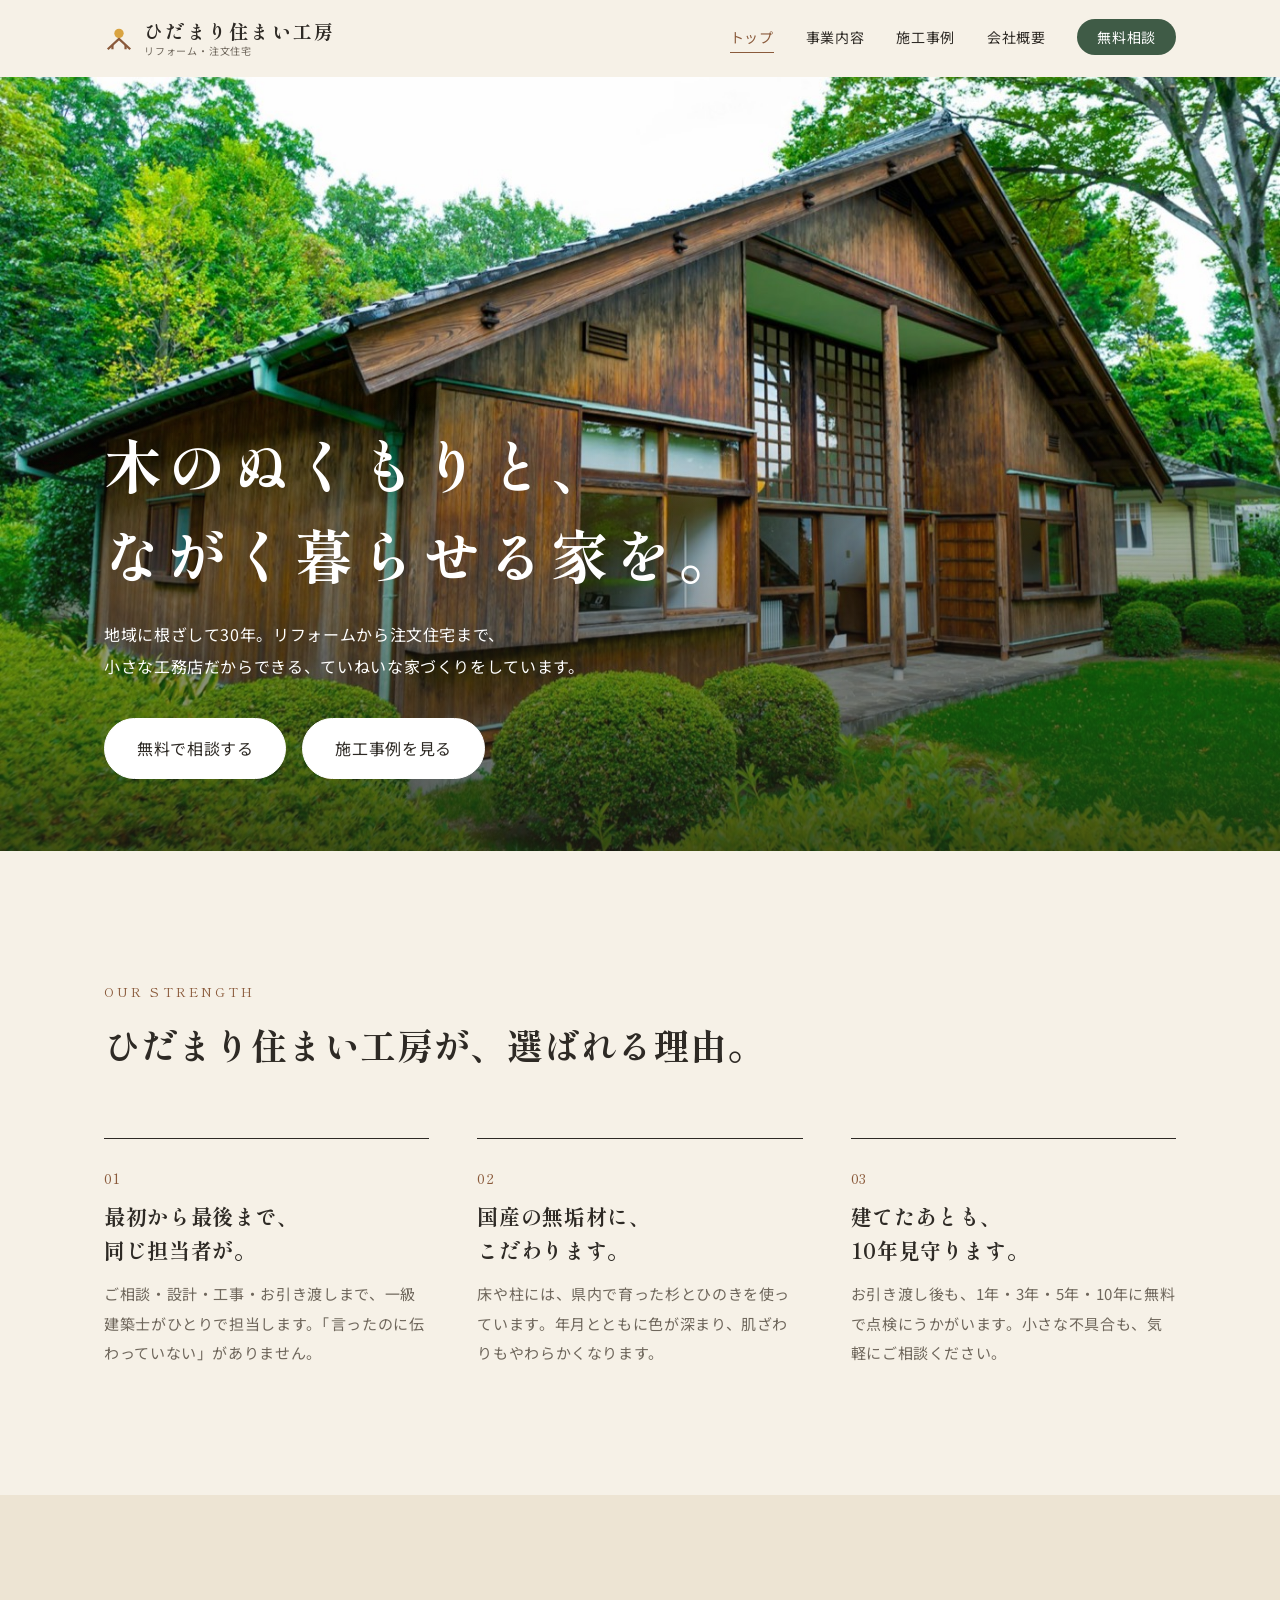
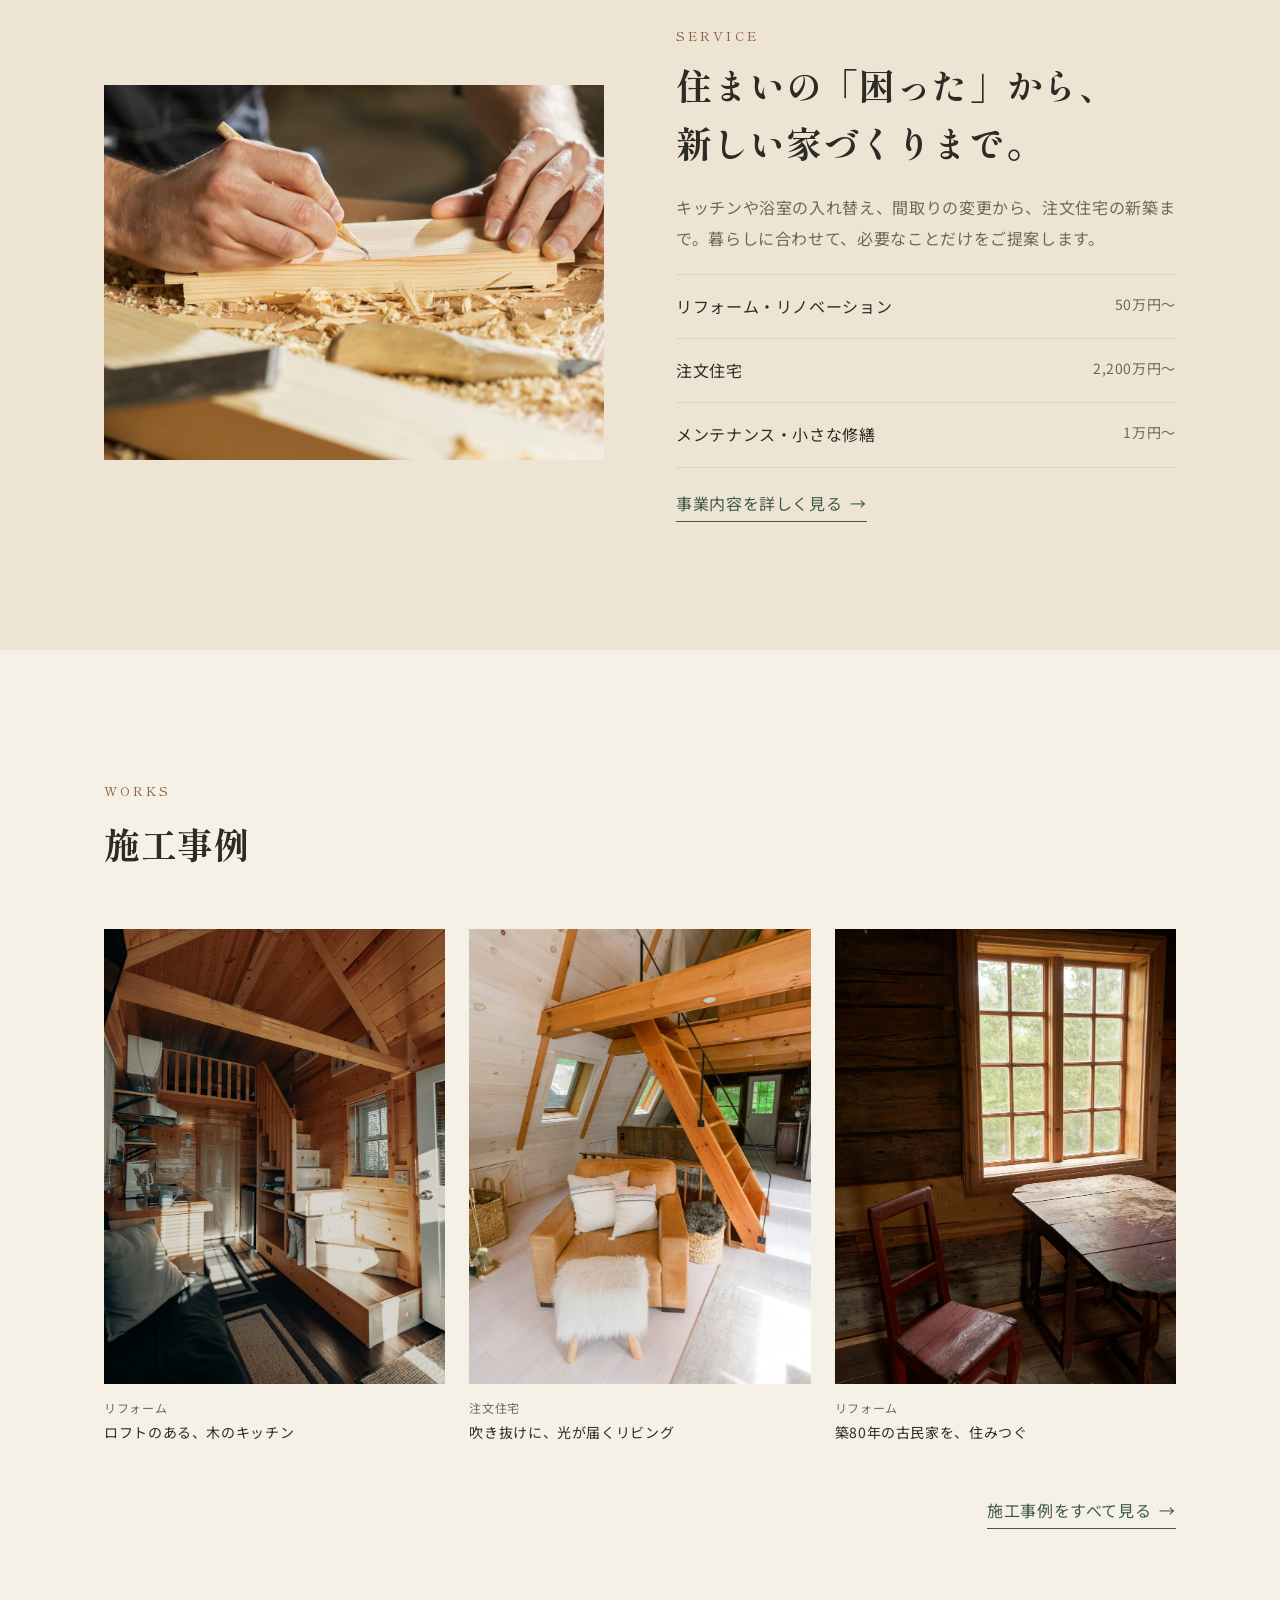
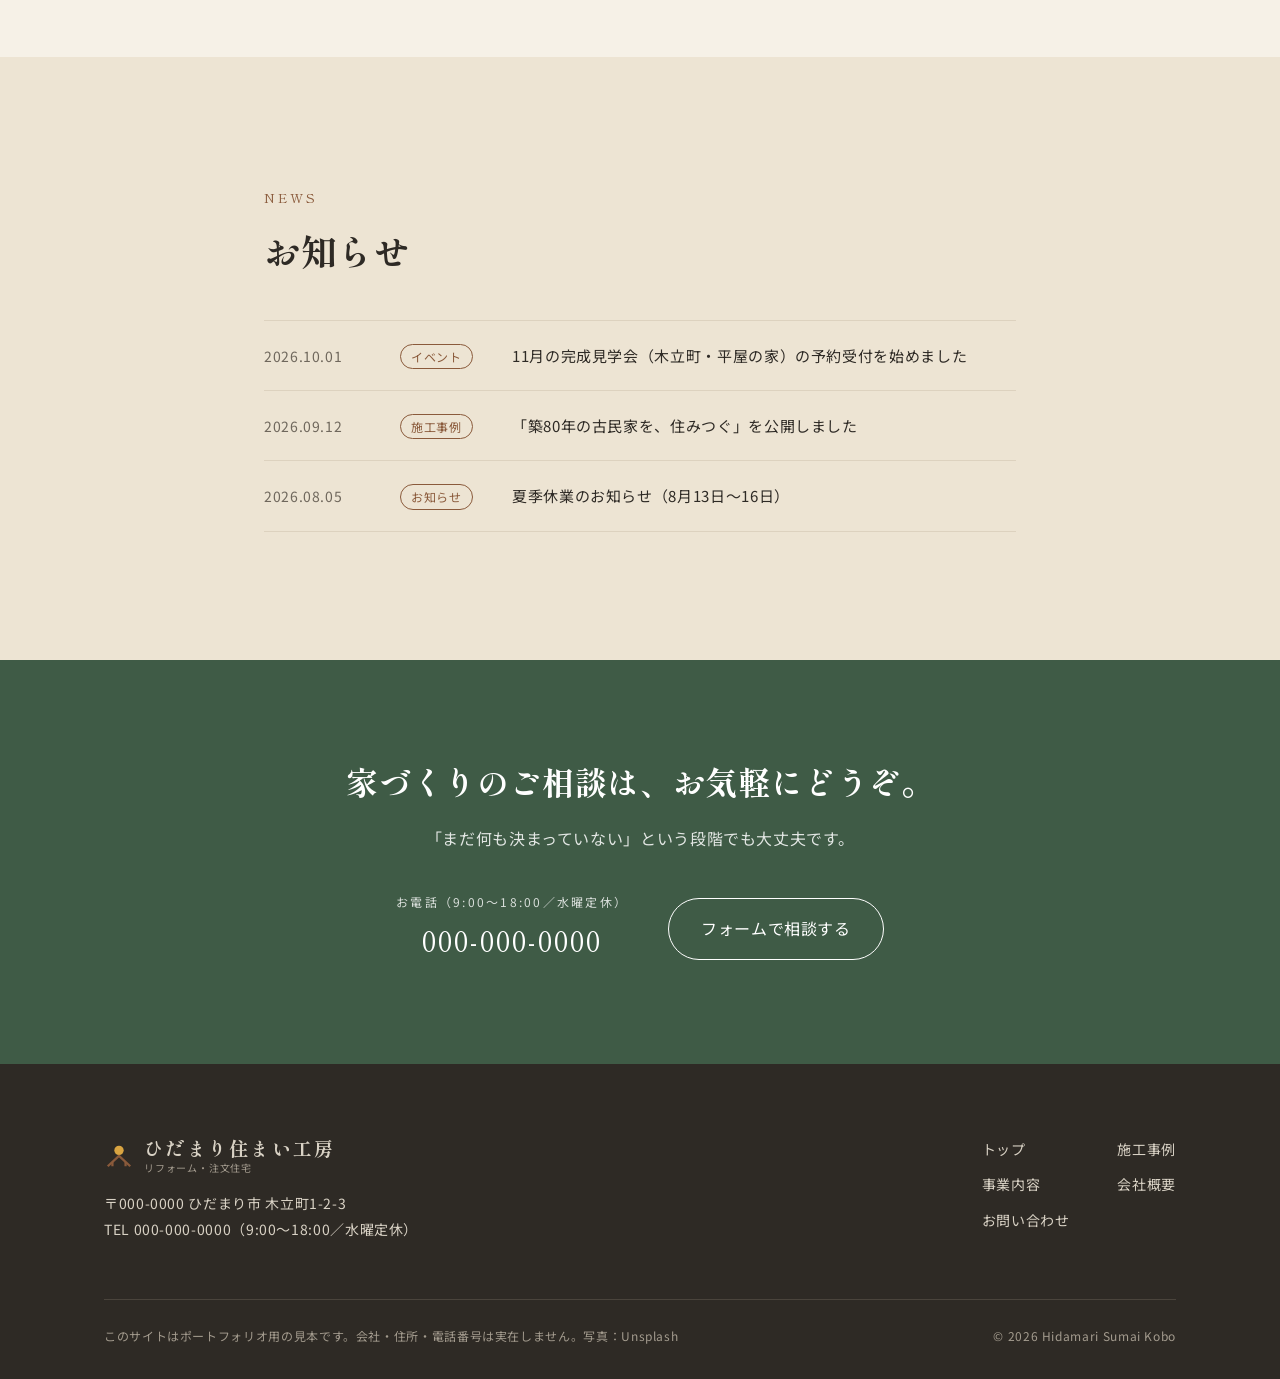
<file: index.html>
<!doctype html>
<html lang="ja">
<head>
  <meta charset="utf-8">
  <meta name="viewport" content="width=device-width, initial-scale=1">
  <title>ひだまり住まい工房｜木のぬくもりと、ながく暮らせる家を</title>
  <meta name="description" content="地域に根ざして30年。リフォームから注文住宅まで、小さな工務店だからできる、ていねいな家づくり。">
  <link rel="preconnect" href="https://fonts.googleapis.com">
  <link rel="preconnect" href="https://fonts.gstatic.com" crossorigin>
  <link href="https://fonts.googleapis.com/css2?family=Noto+Sans+JP:wght@400;500;700&family=Shippori+Mincho:wght@500;700&display=swap" rel="stylesheet">
  <link rel="stylesheet" href="style.css">
</head>
<body>
  <a class="skip-link" href="#main">本文へ移動</a>
  <header class="header">
    <div class="header__inner">
      <a class="logo" href="index.html">
        <svg class="logo__mark" viewBox="0 0 32 32" aria-hidden="true">
          <circle cx="16" cy="11" r="5" fill="#d9a441"/>
          <path d="M4 28 L16 17 L28 28" fill="none" stroke="#8a5a3b" stroke-width="2.4" stroke-linejoin="round"/>
          <path d="M9 28 V23.5 M23 28 V23.5" stroke="#8a5a3b" stroke-width="2.4"/>
        </svg>
        <span class="logo__name">ひだまり住まい工房<span class="logo__sub">リフォーム・注文住宅</span></span>
      </a>
      <button class="nav-toggle" type="button" aria-expanded="false" aria-controls="nav">
        <span class="nav-toggle__bar"></span>
        <span class="nav-toggle__bar"></span>
        <span class="visually-hidden">メニューを開く</span>
      </button>
      <nav class="nav" id="nav" aria-label="メインメニュー">
        <ul class="nav__list">
          <li><a href="index.html" aria-current="page">トップ</a></li>
          <li><a href="service.html">事業内容</a></li>
          <li><a href="works.html">施工事例</a></li>
          <li><a href="company.html">会社概要</a></li>
          <li><a class="nav__cta" href="contact.html">無料相談</a></li>
        </ul>
      </nav>
    </div>
  </header>

  <main id="main">
    <section class="hero" aria-labelledby="hero-title">
      <img class="hero__image" src="images/exterior.jpg" alt="木々に囲まれた、木の外壁の二階建ての家" width="1400" height="933">
      <div class="hero__content">
        <h1 class="hero__title" id="hero-title">木のぬくもりと、<br>ながく暮らせる家を。</h1>
        <p class="hero__lead">地域に根ざして30年。リフォームから注文住宅まで、<br class="pc-only">小さな工務店だからできる、ていねいな家づくりをしています。</p>
        <div class="hero__actions">
          <a class="button" href="contact.html">無料で相談する</a>
          <a class="button button--light" href="works.html">施工事例を見る</a>
        </div>
      </div>
    </section>

    <section class="section" aria-labelledby="strength-title">
      <div class="container">
        <p class="eyebrow">OUR STRENGTH</p>
        <h2 class="heading" id="strength-title">ひだまり住まい工房が、<br class="sp-break">選ばれる理由。</h2>
        <ol class="strengths">
          <li class="strength reveal">
            <p class="strength__num">01</p>
            <h3 class="strength__title">最初から最後まで、<br>同じ担当者が。</h3>
            <p>ご相談・設計・工事・お引き渡しまで、一級建築士がひとりで担当します。「言ったのに伝わっていない」がありません。</p>
          </li>
          <li class="strength reveal">
            <p class="strength__num">02</p>
            <h3 class="strength__title">国産の無垢材に、<br>こだわります。</h3>
            <p>床や柱には、県内で育った杉とひのきを使っています。年月とともに色が深まり、肌ざわりもやわらかくなります。</p>
          </li>
          <li class="strength reveal">
            <p class="strength__num">03</p>
            <h3 class="strength__title">建てたあとも、<br>10年見守ります。</h3>
            <p>お引き渡し後も、1年・3年・5年・10年に無料で点検にうかがいます。小さな不具合も、気軽にご相談ください。</p>
          </li>
        </ol>
      </div>
    </section>

    <section class="section section--alt" aria-labelledby="service-title">
      <div class="container">
        <div class="split">
          <figure class="split__media reveal">
            <img src="images/craft-pencil.jpg" alt="職人が鉛筆で木材に印を付けている手元" width="1400" height="933" loading="lazy">
          </figure>
          <div class="split__body">
            <p class="eyebrow">SERVICE</p>
            <h2 class="heading" id="service-title">住まいの「困った」から、<br>新しい家づくりまで。</h2>
            <p class="lead">キッチンや浴室の入れ替え、間取りの変更から、注文住宅の新築まで。暮らしに合わせて、必要なことだけをご提案します。</p>
            <ul class="service-list">
              <li><span>リフォーム・リノベーション</span><span>50万円〜</span></li>
              <li><span>注文住宅</span><span>2,200万円〜</span></li>
              <li><span>メンテナンス・小さな修繕</span><span>1万円〜</span></li>
            </ul>
            <p><a class="text-link" href="service.html">事業内容を詳しく見る</a></p>
          </div>
        </div>
      </div>
    </section>

    <section class="section" aria-labelledby="works-title">
      <div class="container">
        <p class="eyebrow">WORKS</p>
        <h2 class="heading" id="works-title">施工事例</h2>
        <div class="works-preview">
          <figure class="work-thumb reveal">
            <img src="images/case-kitchen.jpg" alt="ロフトと階段のある、木の内装のキッチン" width="933" height="1400" loading="lazy">
            <figcaption><small>リフォーム</small>ロフトのある、木のキッチン</figcaption>
          </figure>
          <figure class="work-thumb reveal">
            <img src="images/case-stairs.jpg" alt="木の階段と梁のある、明るい吹き抜けのリビング" width="933" height="1400" loading="lazy">
            <figcaption><small>注文住宅</small>吹き抜けに、光が届くリビング</figcaption>
          </figure>
          <figure class="work-thumb reveal">
            <img src="images/case-rustic.jpg" alt="木の壁と格子窓のある、古い家の一室" width="933" height="1400" loading="lazy">
            <figcaption><small>リフォーム</small>築80年の古民家を、住みつぐ</figcaption>
          </figure>
        </div>
        <div class="section-footer">
          <a class="text-link" href="works.html">施工事例をすべて見る</a>
        </div>
      </div>
    </section>

    <section class="section section--alt" aria-labelledby="news-title">
      <div class="container container--narrow">
        <p class="eyebrow">NEWS</p>
        <h2 class="heading" id="news-title">お知らせ</h2>
        <ul class="news">
          <li><time datetime="2026-10-01">2026.10.01</time><span class="news__tag">イベント</span><span>11月の完成見学会（木立町・平屋の家）の予約受付を始めました</span></li>
          <li><time datetime="2026-09-12">2026.09.12</time><span class="news__tag">施工事例</span><span>「築80年の古民家を、住みつぐ」を公開しました</span></li>
          <li><time datetime="2026-08-05">2026.08.05</time><span class="news__tag">お知らせ</span><span>夏季休業のお知らせ（8月13日〜16日）</span></li>
        </ul>
      </div>
    </section>
    <section class="cta" aria-labelledby="cta-title">
      <div class="container">
        <h2 class="cta__title" id="cta-title">家づくりのご相談は、<br class="sp-break">お気軽にどうぞ。</h2>
        <p class="cta__text">「まだ何も決まっていない」という段階でも大丈夫です。</p>
        <div class="cta__actions">
          <a class="cta__tel" href="tel:0000000000"><small>お電話（9:00〜18:00／水曜定休）</small>000-000-0000</a>
          <a class="button button--light" href="contact.html">フォームで相談する</a>
        </div>
      </div>
    </section>
  </main>

  <footer class="footer">
    <div class="container">
      <div class="footer__top">
        <div>
          <a class="logo" href="index.html">
        <svg class="logo__mark" viewBox="0 0 32 32" aria-hidden="true">
          <circle cx="16" cy="11" r="5" fill="#d9a441"/>
          <path d="M4 28 L16 17 L28 28" fill="none" stroke="#8a5a3b" stroke-width="2.4" stroke-linejoin="round"/>
          <path d="M9 28 V23.5 M23 28 V23.5" stroke="#8a5a3b" stroke-width="2.4"/>
        </svg>
        <span class="logo__name">ひだまり住まい工房<span class="logo__sub">リフォーム・注文住宅</span></span>
      </a>
          <address class="footer__address">〒000-0000 ひだまり市 木立町1-2-3<br>TEL 000-000-0000（9:00〜18:00／水曜定休）</address>
        </div>
        <nav aria-label="フッターメニュー">
          <ul class="footer__nav">
            <li><a href="index.html">トップ</a></li>
            <li><a href="works.html">施工事例</a></li>
            <li><a href="service.html">事業内容</a></li>
            <li><a href="company.html">会社概要</a></li>
            <li><a href="contact.html">お問い合わせ</a></li>
          </ul>
        </nav>
      </div>
      <div class="footer__bottom">
        <p>このサイトはポートフォリオ用の見本です。会社・住所・電話番号は実在しません。写真：Unsplash</p>
        <p>&copy; <span class="js-year">2026</span> Hidamari Sumai Kobo</p>
      </div>
    </div>
  </footer>

  <script src="script.js"></script>
</body>
</html>
</file>
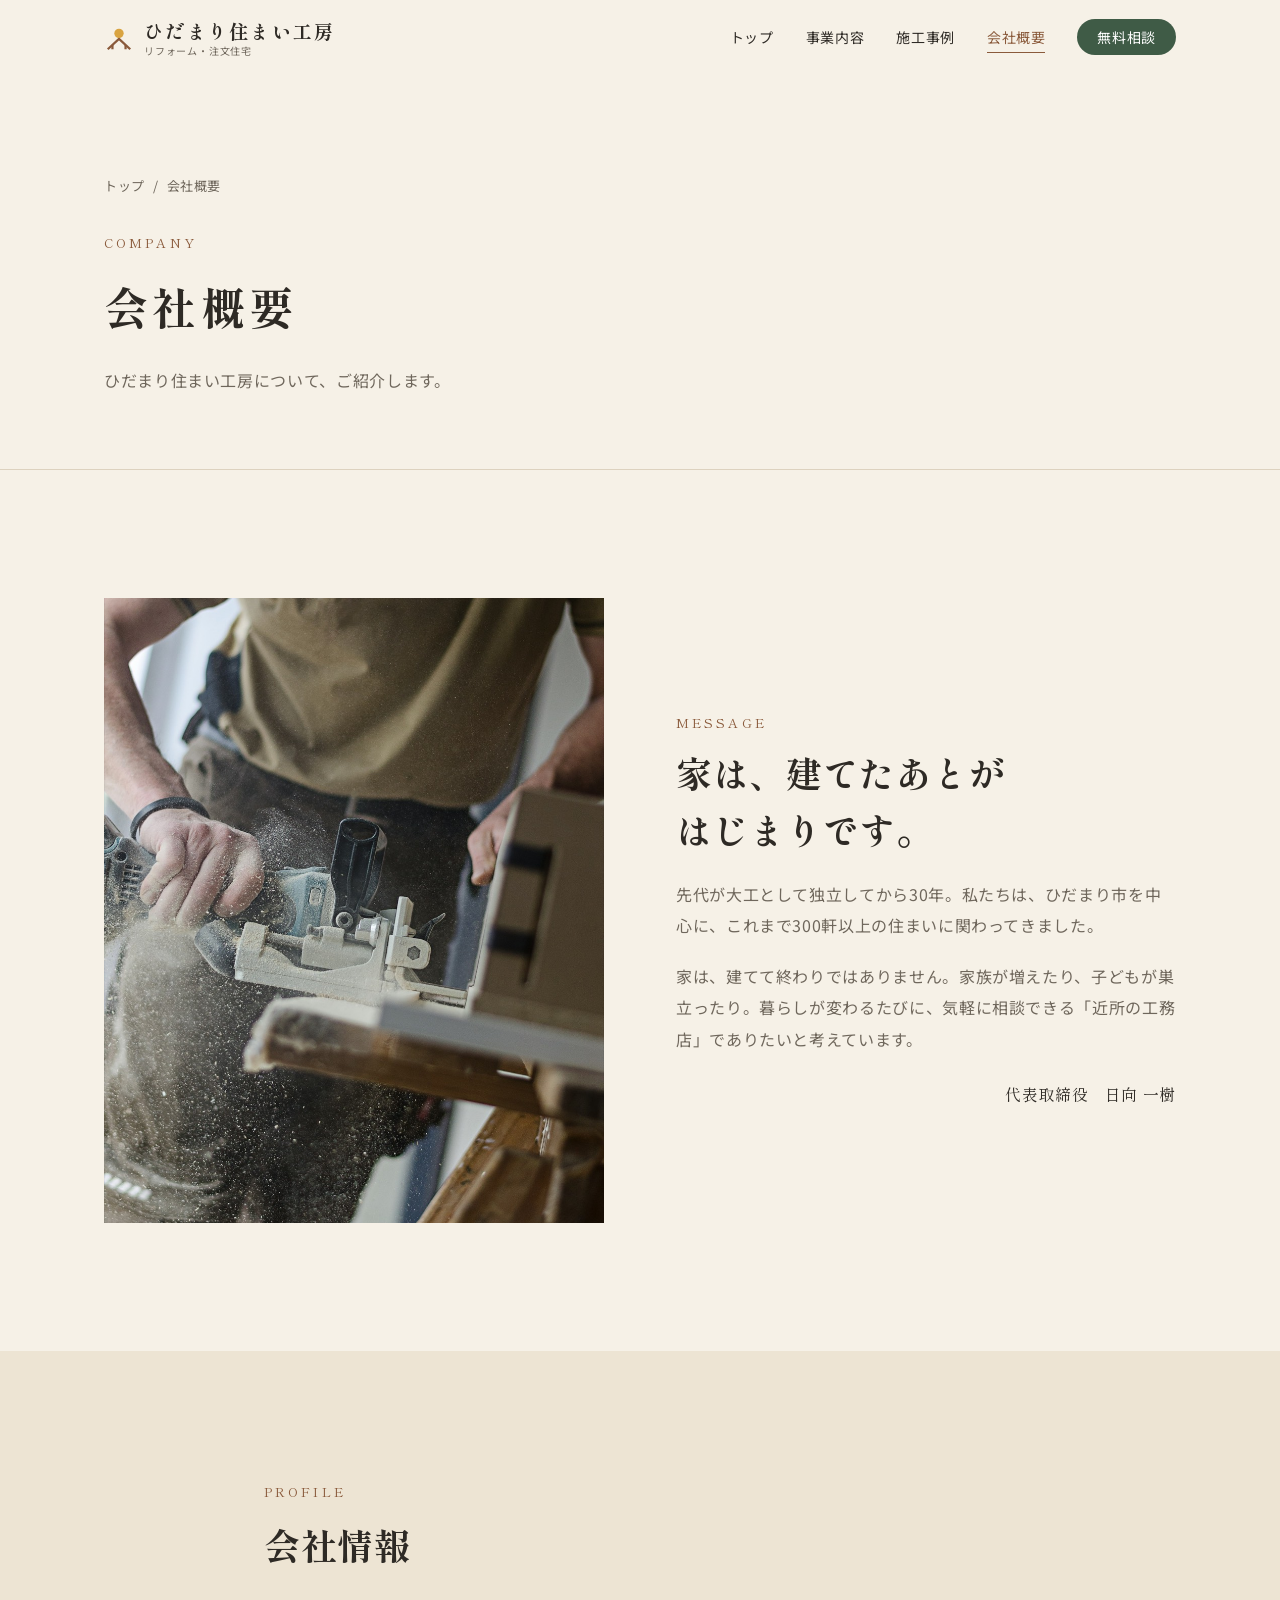
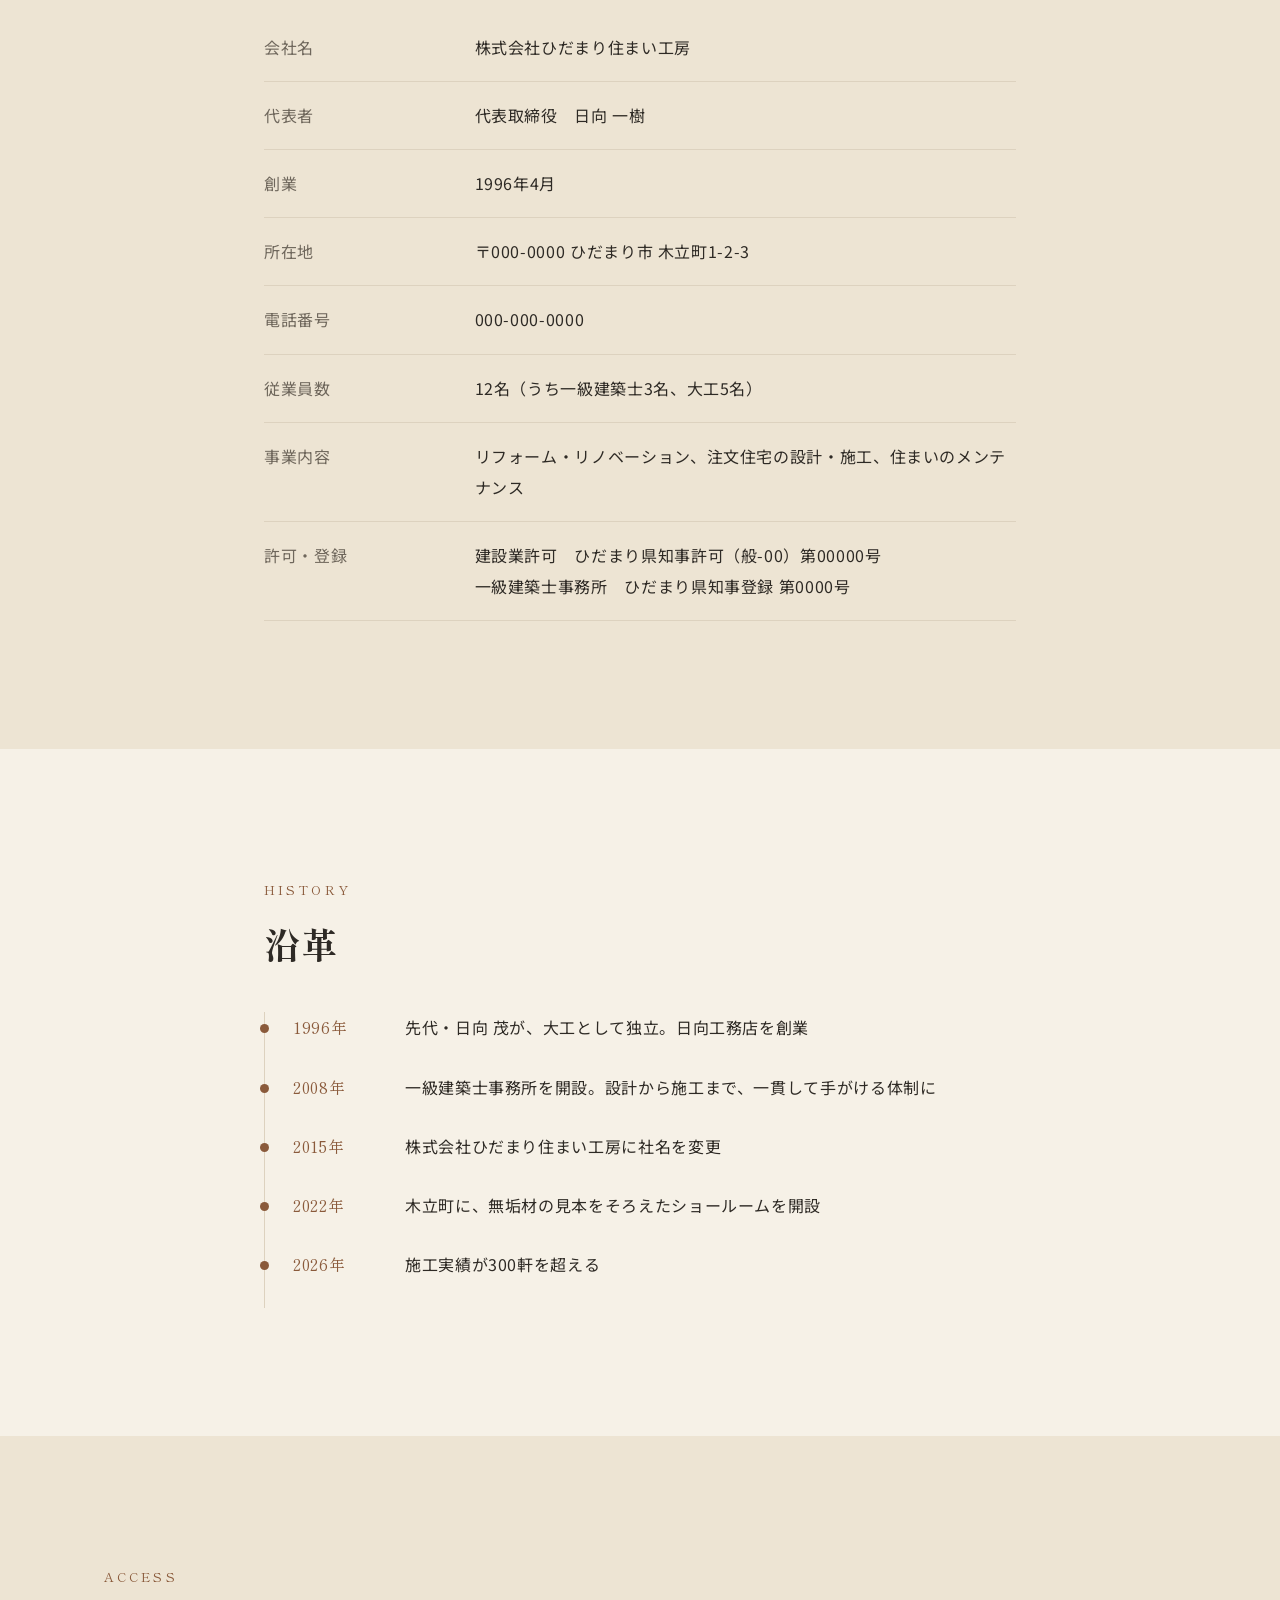
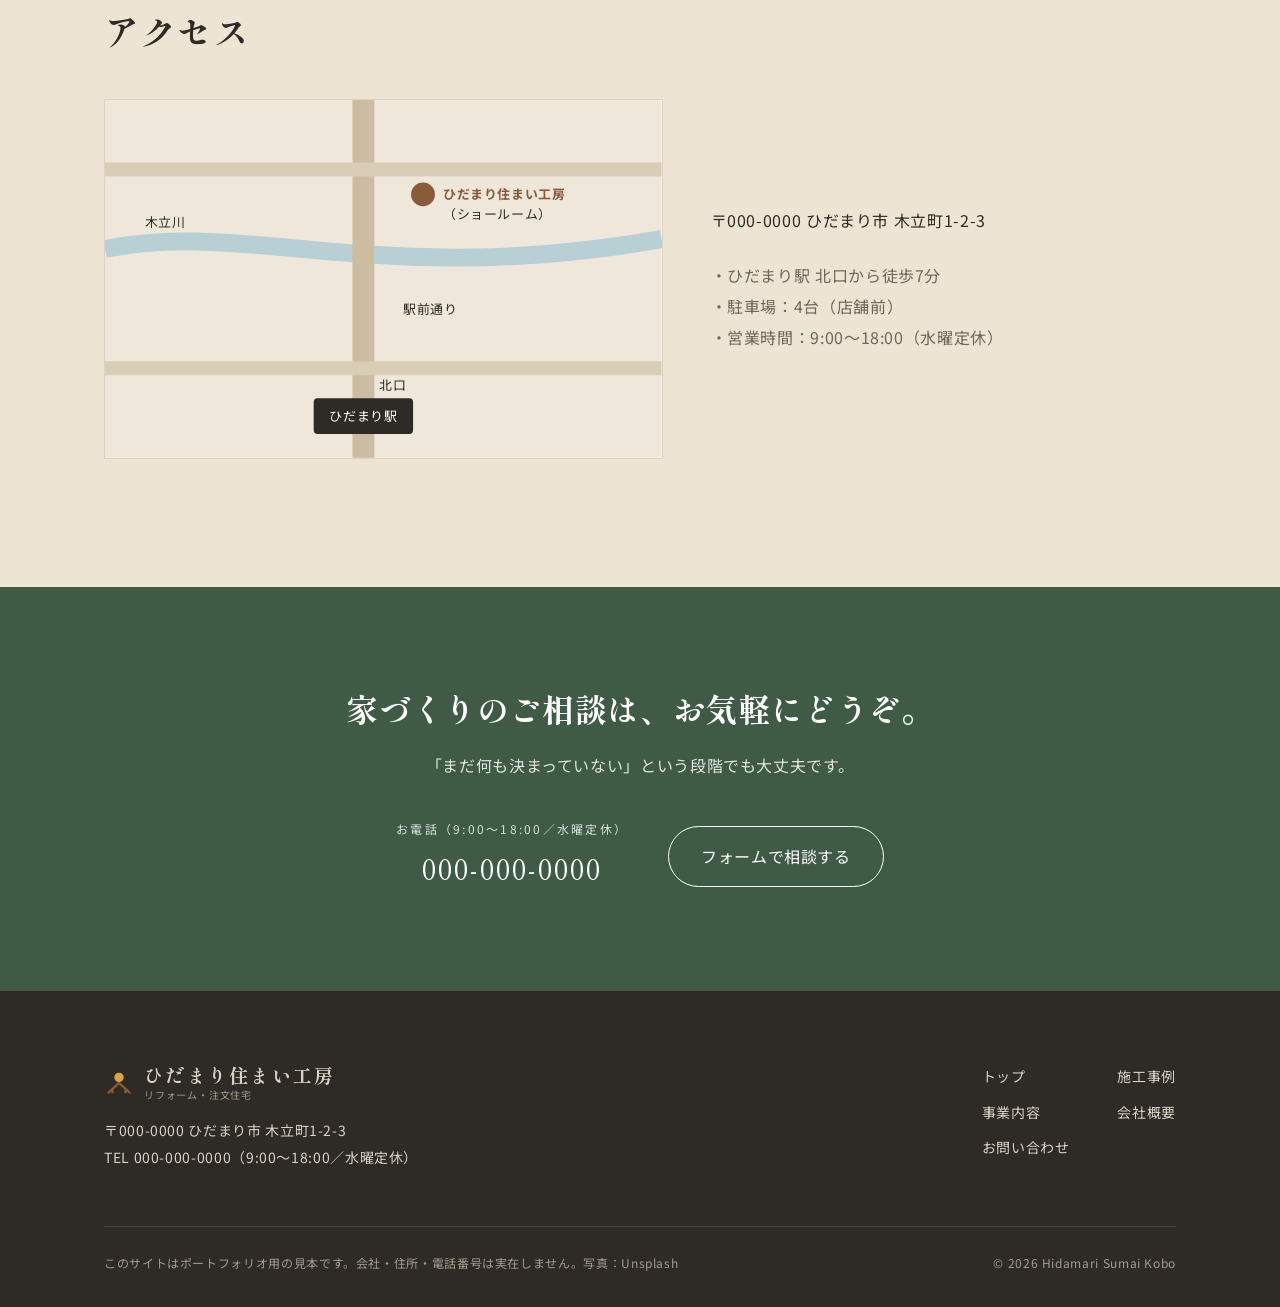
<file: company.html>
<!doctype html>
<html lang="ja">
<head>
  <meta charset="utf-8">
  <meta name="viewport" content="width=device-width, initial-scale=1">
  <title>会社概要｜ひだまり住まい工房</title>
  <meta name="description" content="代表あいさつ、会社情報、沿革、アクセスをご紹介します。">
  <link rel="preconnect" href="https://fonts.googleapis.com">
  <link rel="preconnect" href="https://fonts.gstatic.com" crossorigin>
  <link href="https://fonts.googleapis.com/css2?family=Noto+Sans+JP:wght@400;500;700&family=Shippori+Mincho:wght@500;700&display=swap" rel="stylesheet">
  <link rel="stylesheet" href="style.css">
</head>
<body>
  <a class="skip-link" href="#main">本文へ移動</a>
  <header class="header">
    <div class="header__inner">
      <a class="logo" href="index.html">
        <svg class="logo__mark" viewBox="0 0 32 32" aria-hidden="true">
          <circle cx="16" cy="11" r="5" fill="#d9a441"/>
          <path d="M4 28 L16 17 L28 28" fill="none" stroke="#8a5a3b" stroke-width="2.4" stroke-linejoin="round"/>
          <path d="M9 28 V23.5 M23 28 V23.5" stroke="#8a5a3b" stroke-width="2.4"/>
        </svg>
        <span class="logo__name">ひだまり住まい工房<span class="logo__sub">リフォーム・注文住宅</span></span>
      </a>
      <button class="nav-toggle" type="button" aria-expanded="false" aria-controls="nav">
        <span class="nav-toggle__bar"></span>
        <span class="nav-toggle__bar"></span>
        <span class="visually-hidden">メニューを開く</span>
      </button>
      <nav class="nav" id="nav" aria-label="メインメニュー">
        <ul class="nav__list">
          <li><a href="index.html">トップ</a></li>
          <li><a href="service.html">事業内容</a></li>
          <li><a href="works.html">施工事例</a></li>
          <li><a href="company.html" aria-current="page">会社概要</a></li>
          <li><a class="nav__cta" href="contact.html">無料相談</a></li>
        </ul>
      </nav>
    </div>
  </header>

  <main id="main">
    <div class="page-header">
      <div class="container">
        <ol class="breadcrumb" aria-label="現在地">
          <li><a href="index.html">トップ</a></li>
          <li aria-current="page">会社概要</li>
        </ol>
        <p class="eyebrow">COMPANY</p>
        <h1 class="page-header__title">会社概要</h1>
        <p class="page-header__lead">ひだまり住まい工房について、ご紹介します。</p>
      </div>
    </div>

    <section class="section" aria-labelledby="greeting-title">
      <div class="container">
        <div class="split">
          <figure class="split__media split__media--tall reveal">
            <img src="images/craft-joiner.jpg" alt="作業場で木材を加工している職人" width="990" height="1400" loading="lazy">
          </figure>
          <div class="split__body">
            <p class="eyebrow">MESSAGE</p>
            <h2 class="heading" id="greeting-title">家は、建てたあとが<br>はじまりです。</h2>
            <p class="lead">先代が大工として独立してから30年。私たちは、ひだまり市を中心に、これまで300軒以上の住まいに関わってきました。</p>
            <p class="lead">家は、建てて終わりではありません。家族が増えたり、子どもが巣立ったり。暮らしが変わるたびに、気軽に相談できる「近所の工務店」でありたいと考えています。</p>
            <p class="greeting__name">代表取締役　日向 一樹</p>
          </div>
        </div>
      </div>
    </section>

    <section class="section section--alt" aria-labelledby="info-title">
      <div class="container container--narrow">
        <p class="eyebrow">PROFILE</p>
        <h2 class="heading" id="info-title">会社情報</h2>
        <table class="info-table">
          <tr><th scope="row">会社名</th><td>株式会社ひだまり住まい工房</td></tr>
          <tr><th scope="row">代表者</th><td>代表取締役　日向 一樹</td></tr>
          <tr><th scope="row">創業</th><td>1996年4月</td></tr>
          <tr><th scope="row">所在地</th><td>〒000-0000 ひだまり市 木立町1-2-3</td></tr>
          <tr><th scope="row">電話番号</th><td>000-000-0000</td></tr>
          <tr><th scope="row">従業員数</th><td>12名（うち一級建築士3名、大工5名）</td></tr>
          <tr><th scope="row">事業内容</th><td>リフォーム・リノベーション、注文住宅の設計・施工、住まいのメンテナンス</td></tr>
          <tr><th scope="row">許可・登録</th><td>建設業許可　ひだまり県知事許可（般-00）第00000号<br>一級建築士事務所　ひだまり県知事登録 第0000号</td></tr>
        </table>
      </div>
    </section>

    <section class="section" aria-labelledby="history-title">
      <div class="container container--narrow">
        <p class="eyebrow">HISTORY</p>
        <h2 class="heading" id="history-title">沿革</h2>
        <ol class="history">
          <li><time datetime="1996">1996年</time><p>先代・日向 茂が、大工として独立。日向工務店を創業</p></li>
          <li><time datetime="2008">2008年</time><p>一級建築士事務所を開設。設計から施工まで、一貫して手がける体制に</p></li>
          <li><time datetime="2015">2015年</time><p>株式会社ひだまり住まい工房に社名を変更</p></li>
          <li><time datetime="2022">2022年</time><p>木立町に、無垢材の見本をそろえたショールームを開設</p></li>
          <li><time datetime="2026">2026年</time><p>施工実績が300軒を超える</p></li>
        </ol>
      </div>
    </section>

    <section class="section section--alt" aria-labelledby="access-title">
      <div class="container">
        <p class="eyebrow">ACCESS</p>
        <h2 class="heading" id="access-title">アクセス</h2>
        <div class="access">
          <svg class="access__map" viewBox="0 0 560 360" role="img" aria-labelledby="map-title map-desc">
            <title id="map-title">ショールームまでの案内図</title>
            <desc id="map-desc">ひだまり駅の北口を出て、駅前通りをまっすぐ北へ。木立川を渡ってすぐ右手が、ひだまり住まい工房です。</desc>
            <rect class="block" x="0" y="0" width="560" height="360" />
            <path class="river" d="M0 150 C 140 120, 280 190, 560 140" />
            <path class="road road--main" d="M260 360 V 0" />
            <path class="road" d="M0 70 H 560" />
            <path class="road" d="M0 270 H 560" />
            <rect class="station" x="210" y="300" width="100" height="36" rx="4" />
            <text x="260" y="323" text-anchor="middle" fill="#fff" style="fill:#fff">ひだまり駅</text>
            <text x="276" y="292">北口</text>
            <text x="300" y="215">駅前通り</text>
            <text x="40" y="128">木立川</text>
            <circle class="office" cx="320" cy="95" r="12" />
            <text class="label-office" x="340" y="100">ひだまり住まい工房</text>
            <text x="340" y="120">（ショールーム）</text>
          </svg>
          <div>
            <p>〒000-0000 ひだまり市 木立町1-2-3</p>
            <ul class="lead">
              <li>・ひだまり駅 北口から徒歩7分</li>
              <li>・駐車場：4台（店舗前）</li>
              <li>・営業時間：9:00〜18:00（水曜定休）</li>
            </ul>
          </div>
        </div>
      </div>
    </section>
    <section class="cta" aria-labelledby="cta-title">
      <div class="container">
        <h2 class="cta__title" id="cta-title">家づくりのご相談は、<br class="sp-break">お気軽にどうぞ。</h2>
        <p class="cta__text">「まだ何も決まっていない」という段階でも大丈夫です。</p>
        <div class="cta__actions">
          <a class="cta__tel" href="tel:0000000000"><small>お電話（9:00〜18:00／水曜定休）</small>000-000-0000</a>
          <a class="button button--light" href="contact.html">フォームで相談する</a>
        </div>
      </div>
    </section>
  </main>

  <footer class="footer">
    <div class="container">
      <div class="footer__top">
        <div>
          <a class="logo" href="index.html">
        <svg class="logo__mark" viewBox="0 0 32 32" aria-hidden="true">
          <circle cx="16" cy="11" r="5" fill="#d9a441"/>
          <path d="M4 28 L16 17 L28 28" fill="none" stroke="#8a5a3b" stroke-width="2.4" stroke-linejoin="round"/>
          <path d="M9 28 V23.5 M23 28 V23.5" stroke="#8a5a3b" stroke-width="2.4"/>
        </svg>
        <span class="logo__name">ひだまり住まい工房<span class="logo__sub">リフォーム・注文住宅</span></span>
      </a>
          <address class="footer__address">〒000-0000 ひだまり市 木立町1-2-3<br>TEL 000-000-0000（9:00〜18:00／水曜定休）</address>
        </div>
        <nav aria-label="フッターメニュー">
          <ul class="footer__nav">
            <li><a href="index.html">トップ</a></li>
            <li><a href="works.html">施工事例</a></li>
            <li><a href="service.html">事業内容</a></li>
            <li><a href="company.html">会社概要</a></li>
            <li><a href="contact.html">お問い合わせ</a></li>
          </ul>
        </nav>
      </div>
      <div class="footer__bottom">
        <p>このサイトはポートフォリオ用の見本です。会社・住所・電話番号は実在しません。写真：Unsplash</p>
        <p>&copy; <span class="js-year">2026</span> Hidamari Sumai Kobo</p>
      </div>
    </div>
  </footer>

  <script src="script.js"></script>
</body>
</html>
</file>
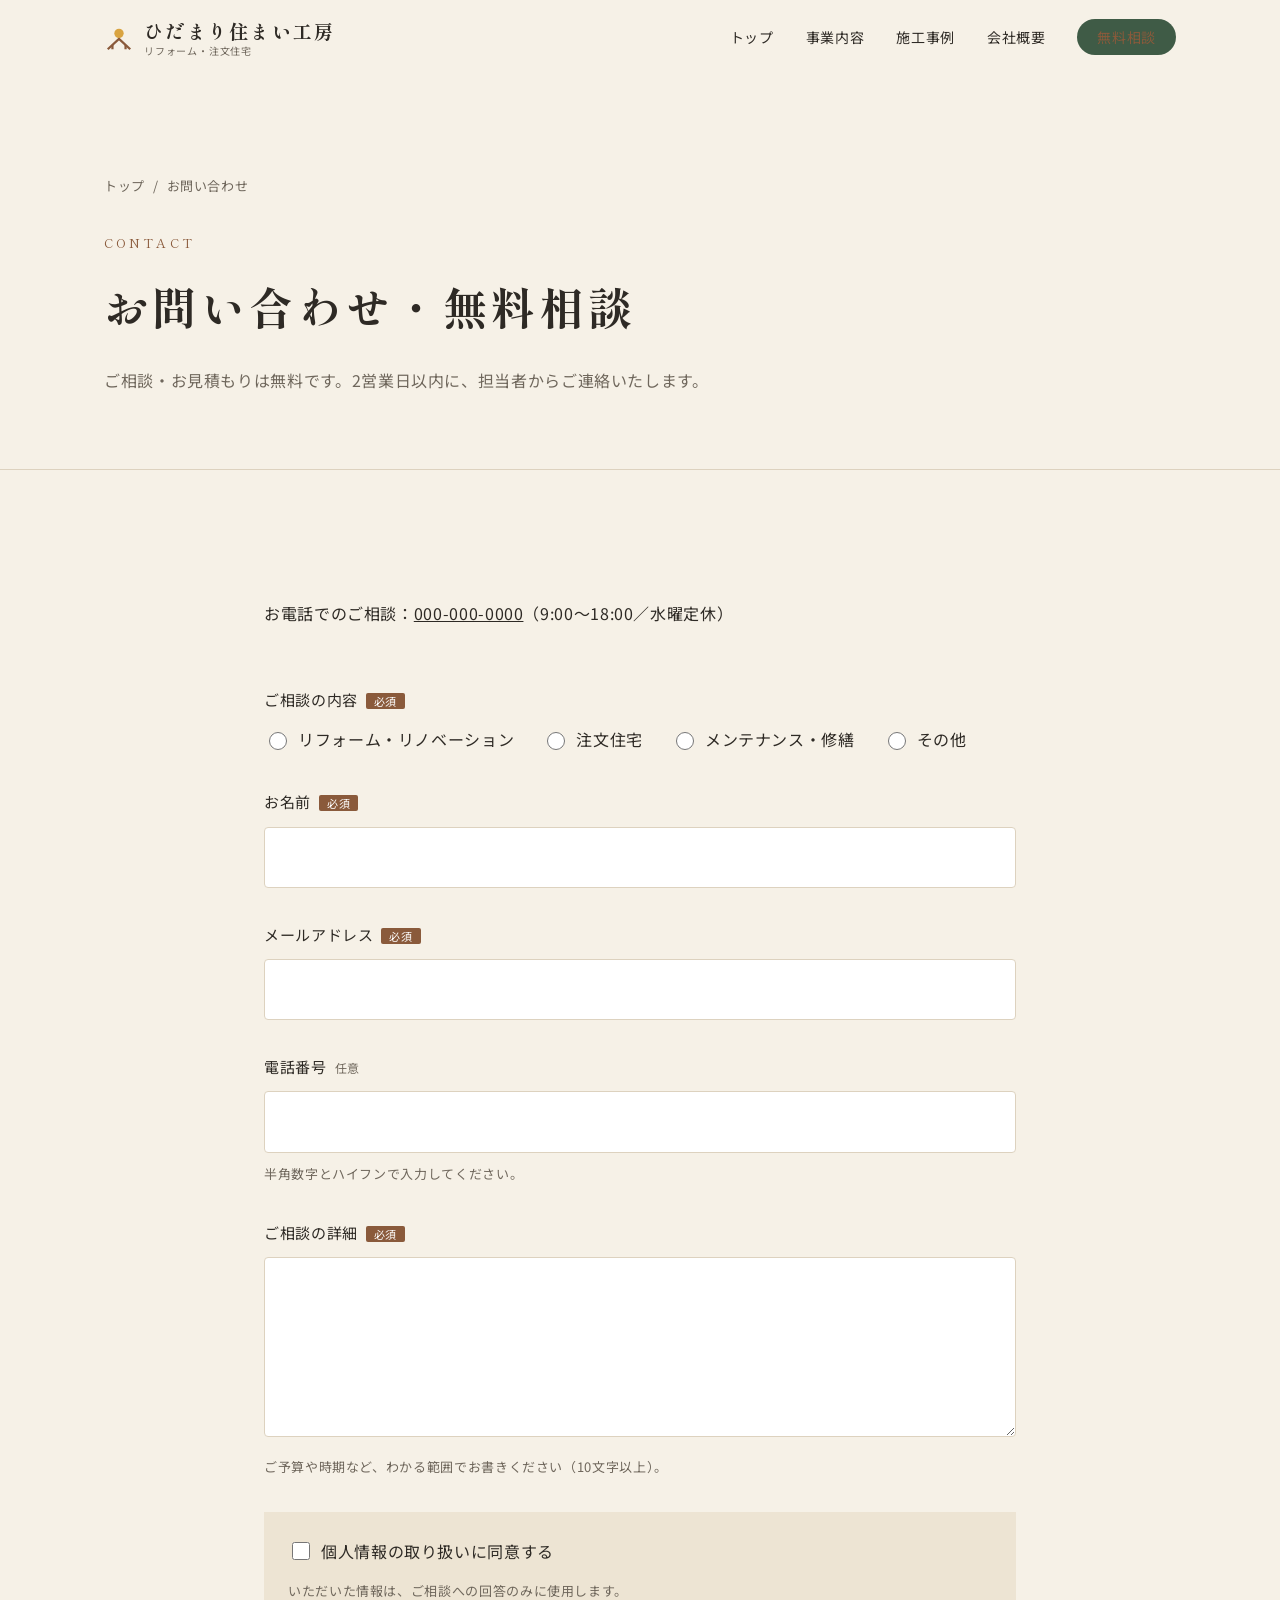
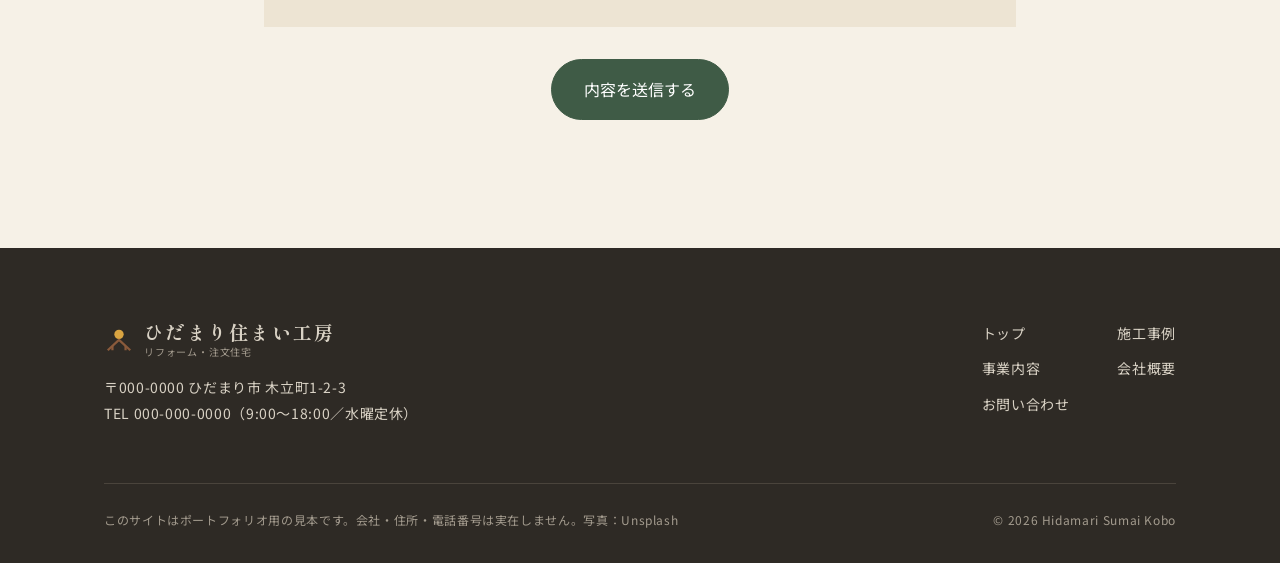
<file: contact.html>
<!doctype html>
<html lang="ja">
<head>
  <meta charset="utf-8">
  <meta name="viewport" content="width=device-width, initial-scale=1">
  <title>お問い合わせ・無料相談｜ひだまり住まい工房</title>
  <meta name="description" content="リフォーム・注文住宅のご相談・お見積もりは無料です。">
  <link rel="preconnect" href="https://fonts.googleapis.com">
  <link rel="preconnect" href="https://fonts.gstatic.com" crossorigin>
  <link href="https://fonts.googleapis.com/css2?family=Noto+Sans+JP:wght@400;500;700&family=Shippori+Mincho:wght@500;700&display=swap" rel="stylesheet">
  <link rel="stylesheet" href="style.css">
</head>
<body>
  <a class="skip-link" href="#main">本文へ移動</a>
  <header class="header">
    <div class="header__inner">
      <a class="logo" href="index.html">
        <svg class="logo__mark" viewBox="0 0 32 32" aria-hidden="true">
          <circle cx="16" cy="11" r="5" fill="#d9a441"/>
          <path d="M4 28 L16 17 L28 28" fill="none" stroke="#8a5a3b" stroke-width="2.4" stroke-linejoin="round"/>
          <path d="M9 28 V23.5 M23 28 V23.5" stroke="#8a5a3b" stroke-width="2.4"/>
        </svg>
        <span class="logo__name">ひだまり住まい工房<span class="logo__sub">リフォーム・注文住宅</span></span>
      </a>
      <button class="nav-toggle" type="button" aria-expanded="false" aria-controls="nav">
        <span class="nav-toggle__bar"></span>
        <span class="nav-toggle__bar"></span>
        <span class="visually-hidden">メニューを開く</span>
      </button>
      <nav class="nav" id="nav" aria-label="メインメニュー">
        <ul class="nav__list">
          <li><a href="index.html">トップ</a></li>
          <li><a href="service.html">事業内容</a></li>
          <li><a href="works.html">施工事例</a></li>
          <li><a href="company.html">会社概要</a></li>
          <li><a class="nav__cta" href="contact.html" aria-current="page">無料相談</a></li>
        </ul>
      </nav>
    </div>
  </header>

  <main id="main">
    <div class="page-header">
      <div class="container">
        <ol class="breadcrumb" aria-label="現在地">
          <li><a href="index.html">トップ</a></li>
          <li aria-current="page">お問い合わせ</li>
        </ol>
        <p class="eyebrow">CONTACT</p>
        <h1 class="page-header__title">お問い合わせ・無料相談</h1>
        <p class="page-header__lead">ご相談・お見積もりは無料です。2営業日以内に、担当者からご連絡いたします。</p>
      </div>
    </div>

    <section class="section" aria-label="お問い合わせフォーム">
      <div class="container container--narrow">
        <p>お電話でのご相談：<a href="tel:0000000000">000-000-0000</a>（9:00〜18:00／水曜定休）</p>

        <form class="form" id="contact-form" novalidate>
          <fieldset class="form__row" data-validate>
            <legend class="form__label">ご相談の内容<span class="form__required">必須</span></legend>
            <div class="choices">
              <label class="choice"><input type="radio" name="type" value="reform" required>リフォーム・リノベーション</label>
              <label class="choice"><input type="radio" name="type" value="house">注文住宅</label>
              <label class="choice"><input type="radio" name="type" value="maintenance">メンテナンス・修繕</label>
              <label class="choice"><input type="radio" name="type" value="other">その他</label>
            </div>
            <p class="form__error">ご相談の内容を選んでください。</p>
          </fieldset>

          <div class="form__row" data-validate>
            <label class="form__label" for="name">お名前<span class="form__required">必須</span></label>
            <input type="text" id="name" name="name" autocomplete="name" required>
            <p class="form__error">お名前を入力してください。</p>
          </div>

          <div class="form__row" data-validate>
            <label class="form__label" for="email">メールアドレス<span class="form__required">必須</span></label>
            <input type="email" id="email" name="email" autocomplete="email" required>
            <p class="form__error">メールアドレスを正しく入力してください（例：sample@example.com）。</p>
          </div>

          <div class="form__row" data-validate>
            <label class="form__label" for="tel">電話番号<span class="form__optional">任意</span></label>
            <input type="tel" id="tel" name="tel" autocomplete="tel" pattern="[0-9\-]{10,13}" aria-describedby="tel-hint">
            <p class="form__hint" id="tel-hint">半角数字とハイフンで入力してください。</p>
            <p class="form__error">電話番号は、半角数字とハイフンで入力してください。</p>
          </div>

          <div class="form__row" data-validate>
            <label class="form__label" for="message">ご相談の詳細<span class="form__required">必須</span></label>
            <textarea id="message" name="message" required minlength="10" aria-describedby="message-hint"></textarea>
            <p class="form__hint" id="message-hint">ご予算や時期など、わかる範囲でお書きください（10文字以上）。</p>
            <p class="form__error">ご相談の詳細を10文字以上で入力してください。</p>
          </div>

          <div class="form__row form__agree" data-validate>
            <label class="choice"><input type="checkbox" name="agree" required>個人情報の取り扱いに同意する</label>
            <p class="form__hint">いただいた情報は、ご相談への回答のみに使用します。</p>
            <p class="form__error">個人情報の取り扱いへの同意が必要です。</p>
          </div>

          <div class="form__submit">
            <button class="button" type="submit">内容を送信する</button>
          </div>
        </form>

        <div class="form__done" id="form-done" tabindex="-1" hidden>
          <p class="form__done-title">送信を受け付けました</p>
          <p class="lead">2営業日以内に、担当者からご連絡いたします。<br>※このサイトはポートフォリオ用の見本のため、実際には送信されません。</p>
        </div>
      </div>
    </section>

  </main>

  <footer class="footer">
    <div class="container">
      <div class="footer__top">
        <div>
          <a class="logo" href="index.html">
        <svg class="logo__mark" viewBox="0 0 32 32" aria-hidden="true">
          <circle cx="16" cy="11" r="5" fill="#d9a441"/>
          <path d="M4 28 L16 17 L28 28" fill="none" stroke="#8a5a3b" stroke-width="2.4" stroke-linejoin="round"/>
          <path d="M9 28 V23.5 M23 28 V23.5" stroke="#8a5a3b" stroke-width="2.4"/>
        </svg>
        <span class="logo__name">ひだまり住まい工房<span class="logo__sub">リフォーム・注文住宅</span></span>
      </a>
          <address class="footer__address">〒000-0000 ひだまり市 木立町1-2-3<br>TEL 000-000-0000（9:00〜18:00／水曜定休）</address>
        </div>
        <nav aria-label="フッターメニュー">
          <ul class="footer__nav">
            <li><a href="index.html">トップ</a></li>
            <li><a href="works.html">施工事例</a></li>
            <li><a href="service.html">事業内容</a></li>
            <li><a href="company.html">会社概要</a></li>
            <li><a href="contact.html">お問い合わせ</a></li>
          </ul>
        </nav>
      </div>
      <div class="footer__bottom">
        <p>このサイトはポートフォリオ用の見本です。会社・住所・電話番号は実在しません。写真：Unsplash</p>
        <p>&copy; <span class="js-year">2026</span> Hidamari Sumai Kobo</p>
      </div>
    </div>
  </footer>

  <script src="script.js"></script>
</body>
</html>
</file>
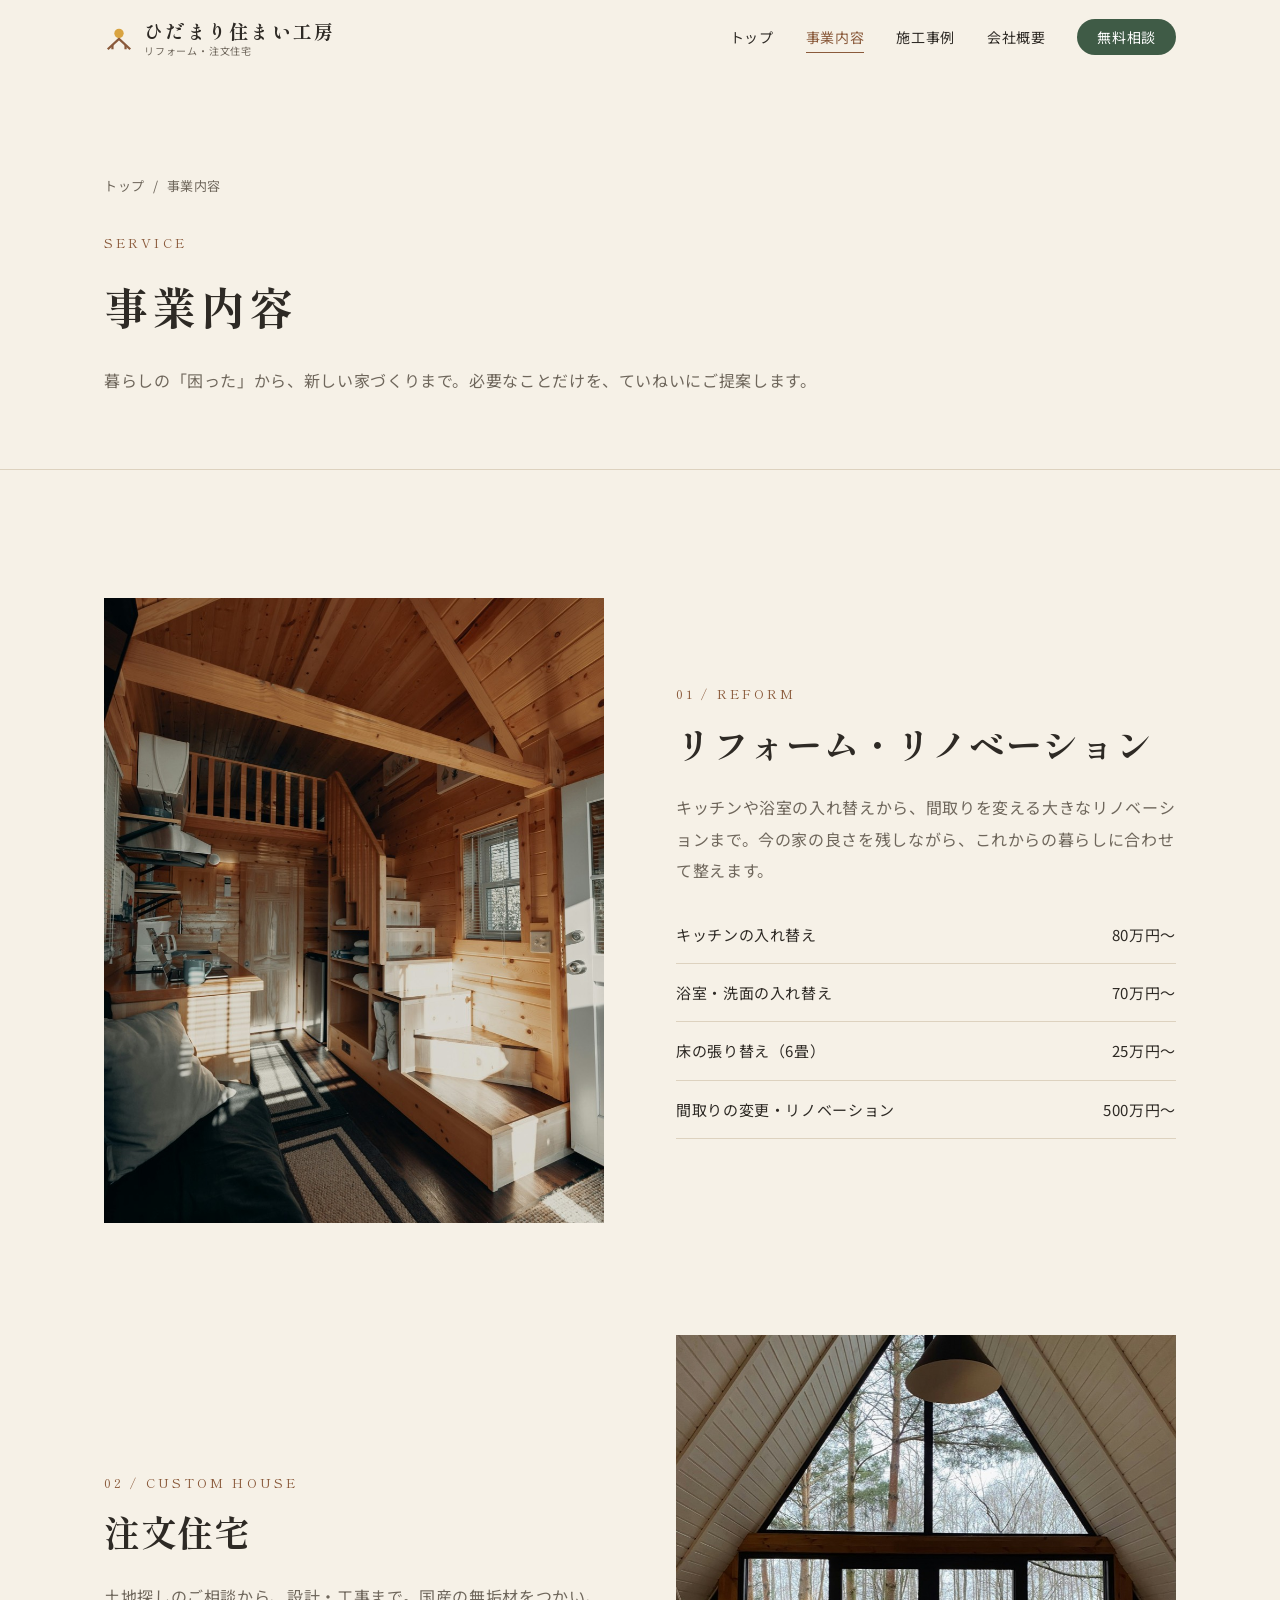
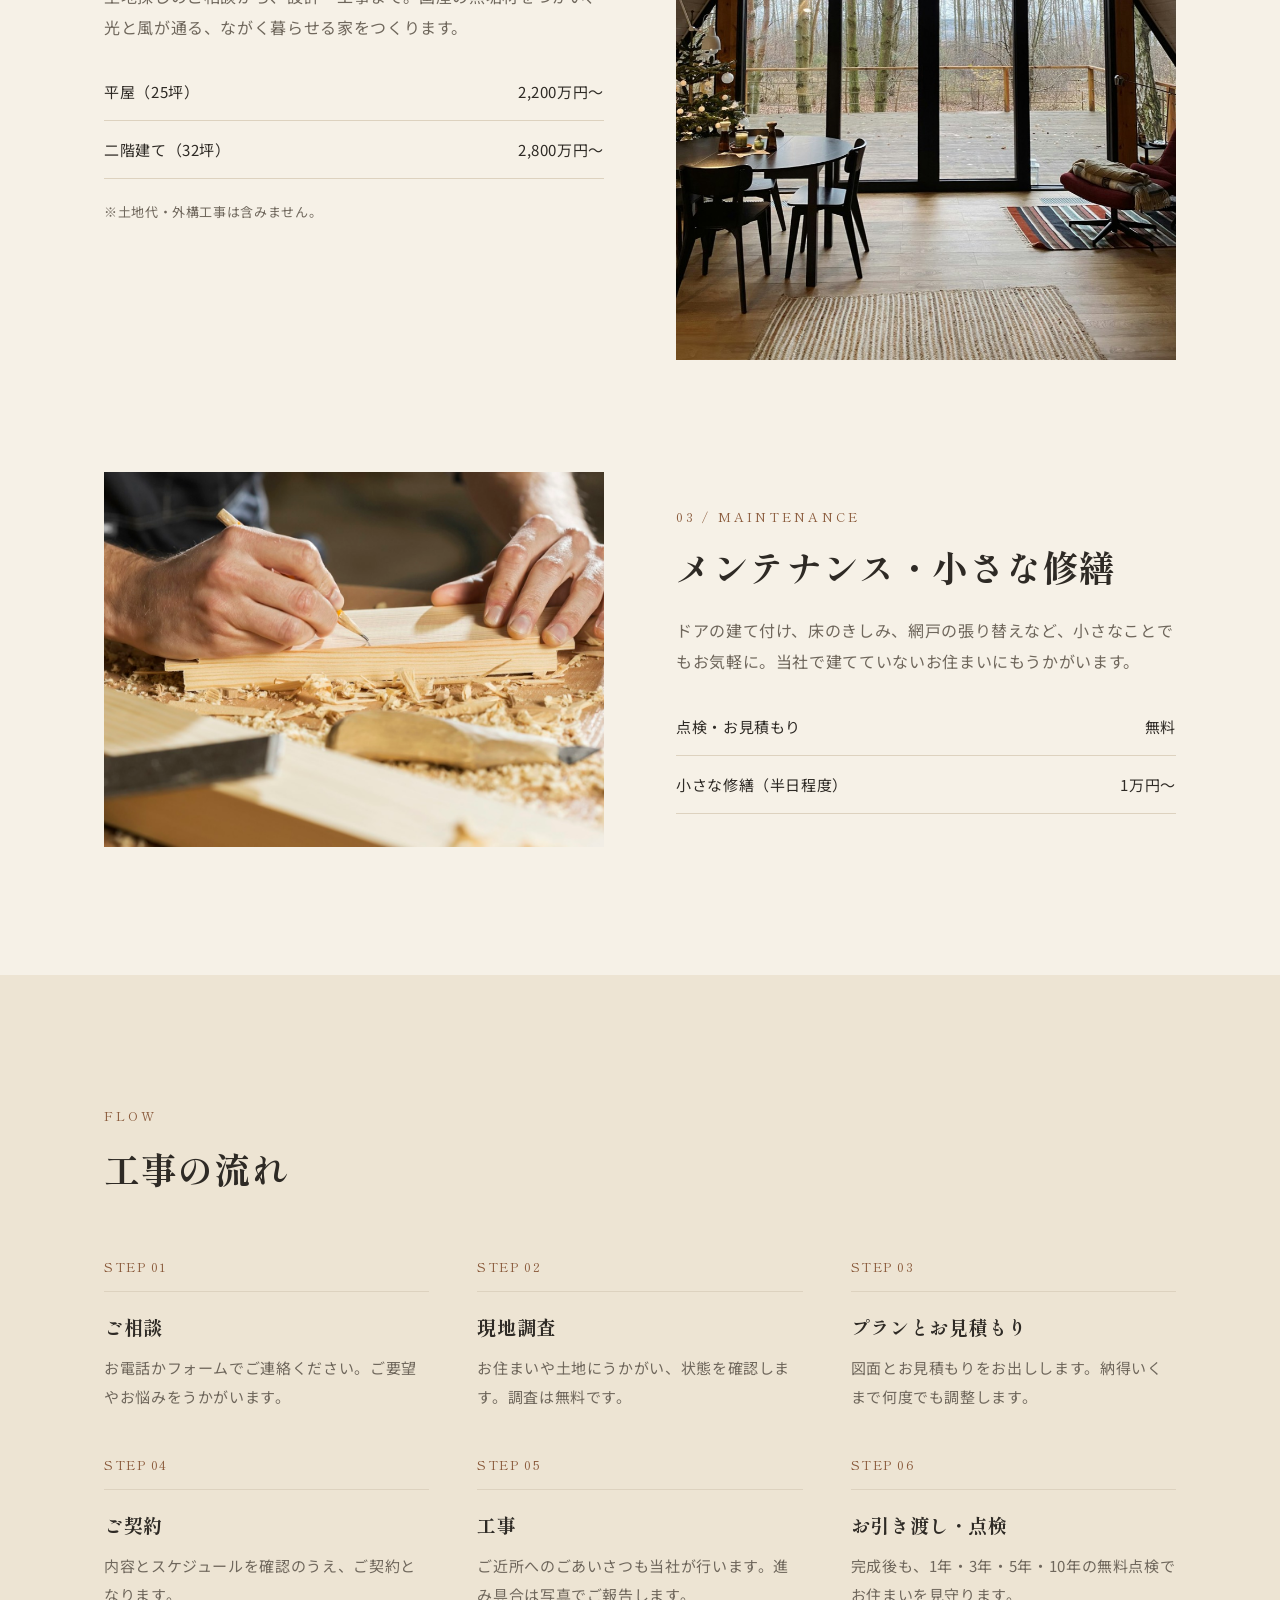
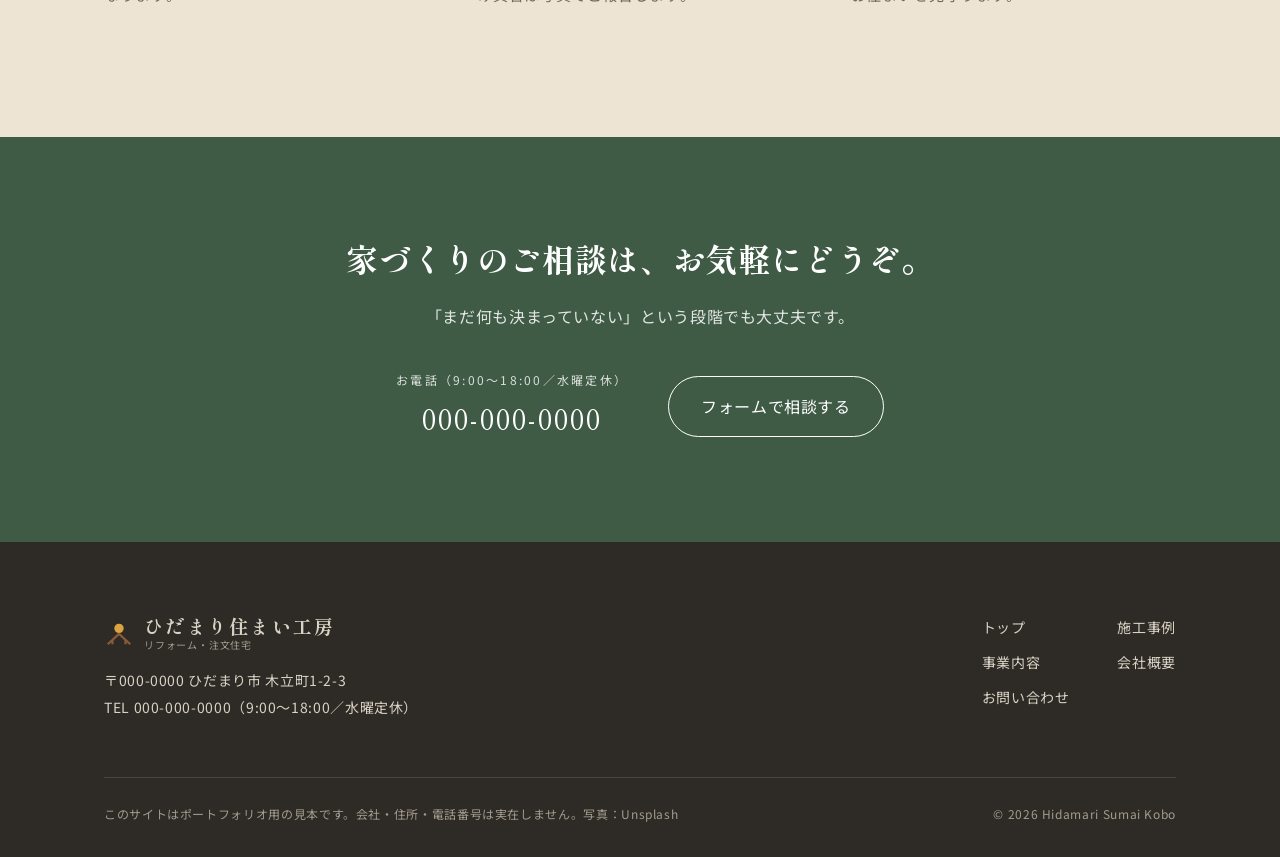
<file: service.html>
<!doctype html>
<html lang="ja">
<head>
  <meta charset="utf-8">
  <meta name="viewport" content="width=device-width, initial-scale=1">
  <title>事業内容｜ひだまり住まい工房</title>
  <meta name="description" content="リフォーム・リノベーション、注文住宅、メンテナンスの内容と料金の目安、工事の流れをご紹介します。">
  <link rel="preconnect" href="https://fonts.googleapis.com">
  <link rel="preconnect" href="https://fonts.gstatic.com" crossorigin>
  <link href="https://fonts.googleapis.com/css2?family=Noto+Sans+JP:wght@400;500;700&family=Shippori+Mincho:wght@500;700&display=swap" rel="stylesheet">
  <link rel="stylesheet" href="style.css">
</head>
<body>
  <a class="skip-link" href="#main">本文へ移動</a>
  <header class="header">
    <div class="header__inner">
      <a class="logo" href="index.html">
        <svg class="logo__mark" viewBox="0 0 32 32" aria-hidden="true">
          <circle cx="16" cy="11" r="5" fill="#d9a441"/>
          <path d="M4 28 L16 17 L28 28" fill="none" stroke="#8a5a3b" stroke-width="2.4" stroke-linejoin="round"/>
          <path d="M9 28 V23.5 M23 28 V23.5" stroke="#8a5a3b" stroke-width="2.4"/>
        </svg>
        <span class="logo__name">ひだまり住まい工房<span class="logo__sub">リフォーム・注文住宅</span></span>
      </a>
      <button class="nav-toggle" type="button" aria-expanded="false" aria-controls="nav">
        <span class="nav-toggle__bar"></span>
        <span class="nav-toggle__bar"></span>
        <span class="visually-hidden">メニューを開く</span>
      </button>
      <nav class="nav" id="nav" aria-label="メインメニュー">
        <ul class="nav__list">
          <li><a href="index.html">トップ</a></li>
          <li><a href="service.html" aria-current="page">事業内容</a></li>
          <li><a href="works.html">施工事例</a></li>
          <li><a href="company.html">会社概要</a></li>
          <li><a class="nav__cta" href="contact.html">無料相談</a></li>
        </ul>
      </nav>
    </div>
  </header>

  <main id="main">
    <div class="page-header">
      <div class="container">
        <ol class="breadcrumb" aria-label="現在地">
          <li><a href="index.html">トップ</a></li>
          <li aria-current="page">事業内容</li>
        </ol>
        <p class="eyebrow">SERVICE</p>
        <h1 class="page-header__title">事業内容</h1>
        <p class="page-header__lead">暮らしの「困った」から、新しい家づくりまで。必要なことだけを、ていねいにご提案します。</p>
      </div>
    </div>

    <section class="section" aria-label="事業の紹介">
      <div class="container">
        <div class="split" id="reform">
          <figure class="split__media split__media--tall reveal">
            <img src="images/case-kitchen.jpg" alt="ロフトと階段のある、木の内装のキッチン" width="933" height="1400" loading="lazy">
          </figure>
          <div class="split__body">
            <p class="eyebrow">01 / REFORM</p>
            <h2 class="heading">リフォーム・リノベーション</h2>
            <p class="lead">キッチンや浴室の入れ替えから、間取りを変える大きなリノベーションまで。今の家の良さを残しながら、これからの暮らしに合わせて整えます。</p>
            <table class="price-table">
              <caption class="visually-hidden">リフォームの料金の目安</caption>
              <tr><th scope="row">キッチンの入れ替え</th><td>80万円〜</td></tr>
              <tr><th scope="row">浴室・洗面の入れ替え</th><td>70万円〜</td></tr>
              <tr><th scope="row">床の張り替え（6畳）</th><td>25万円〜</td></tr>
              <tr><th scope="row">間取りの変更・リノベーション</th><td>500万円〜</td></tr>
            </table>
          </div>
        </div>

        <div class="split split--reverse" id="house">
          <figure class="split__media split__media--tall reveal">
            <img src="images/hero.jpg" alt="大きな窓から林が見える、三角屋根の木の部屋" width="933" height="1400" loading="lazy">
          </figure>
          <div class="split__body">
            <p class="eyebrow">02 / CUSTOM HOUSE</p>
            <h2 class="heading">注文住宅</h2>
            <p class="lead">土地探しのご相談から、設計・工事まで。国産の無垢材をつかい、光と風が通る、ながく暮らせる家をつくります。</p>
            <table class="price-table">
              <caption class="visually-hidden">注文住宅の料金の目安</caption>
              <tr><th scope="row">平屋（25坪）</th><td>2,200万円〜</td></tr>
              <tr><th scope="row">二階建て（32坪）</th><td>2,800万円〜</td></tr>
            </table>
            <p class="note">※土地代・外構工事は含みません。</p>
          </div>
        </div>

        <div class="split" id="maintenance">
          <figure class="split__media reveal">
            <img src="images/craft-pencil.jpg" alt="職人が鉛筆で木材に印を付けている手元" width="1400" height="933" loading="lazy">
          </figure>
          <div class="split__body">
            <p class="eyebrow">03 / MAINTENANCE</p>
            <h2 class="heading">メンテナンス・小さな修繕</h2>
            <p class="lead">ドアの建て付け、床のきしみ、網戸の張り替えなど、小さなことでもお気軽に。当社で建てていないお住まいにもうかがいます。</p>
            <table class="price-table">
              <caption class="visually-hidden">メンテナンスの料金の目安</caption>
              <tr><th scope="row">点検・お見積もり</th><td>無料</td></tr>
              <tr><th scope="row">小さな修繕（半日程度）</th><td>1万円〜</td></tr>
            </table>
          </div>
        </div>
      </div>
    </section>

    <section class="section section--alt" aria-labelledby="flow-title">
      <div class="container">
        <p class="eyebrow">FLOW</p>
        <h2 class="heading" id="flow-title">工事の流れ</h2>
        <ol class="flow">
          <li class="reveal"><h3>ご相談</h3><p>お電話かフォームでご連絡ください。ご要望やお悩みをうかがいます。</p></li>
          <li class="reveal"><h3>現地調査</h3><p>お住まいや土地にうかがい、状態を確認します。調査は無料です。</p></li>
          <li class="reveal"><h3>プランとお見積もり</h3><p>図面とお見積もりをお出しします。納得いくまで何度でも調整します。</p></li>
          <li class="reveal"><h3>ご契約</h3><p>内容とスケジュールを確認のうえ、ご契約となります。</p></li>
          <li class="reveal"><h3>工事</h3><p>ご近所へのごあいさつも当社が行います。進み具合は写真でご報告します。</p></li>
          <li class="reveal"><h3>お引き渡し・点検</h3><p>完成後も、1年・3年・5年・10年の無料点検でお住まいを見守ります。</p></li>
        </ol>
      </div>
    </section>
    <section class="cta" aria-labelledby="cta-title">
      <div class="container">
        <h2 class="cta__title" id="cta-title">家づくりのご相談は、<br class="sp-break">お気軽にどうぞ。</h2>
        <p class="cta__text">「まだ何も決まっていない」という段階でも大丈夫です。</p>
        <div class="cta__actions">
          <a class="cta__tel" href="tel:0000000000"><small>お電話（9:00〜18:00／水曜定休）</small>000-000-0000</a>
          <a class="button button--light" href="contact.html">フォームで相談する</a>
        </div>
      </div>
    </section>
  </main>

  <footer class="footer">
    <div class="container">
      <div class="footer__top">
        <div>
          <a class="logo" href="index.html">
        <svg class="logo__mark" viewBox="0 0 32 32" aria-hidden="true">
          <circle cx="16" cy="11" r="5" fill="#d9a441"/>
          <path d="M4 28 L16 17 L28 28" fill="none" stroke="#8a5a3b" stroke-width="2.4" stroke-linejoin="round"/>
          <path d="M9 28 V23.5 M23 28 V23.5" stroke="#8a5a3b" stroke-width="2.4"/>
        </svg>
        <span class="logo__name">ひだまり住まい工房<span class="logo__sub">リフォーム・注文住宅</span></span>
      </a>
          <address class="footer__address">〒000-0000 ひだまり市 木立町1-2-3<br>TEL 000-000-0000（9:00〜18:00／水曜定休）</address>
        </div>
        <nav aria-label="フッターメニュー">
          <ul class="footer__nav">
            <li><a href="index.html">トップ</a></li>
            <li><a href="works.html">施工事例</a></li>
            <li><a href="service.html">事業内容</a></li>
            <li><a href="company.html">会社概要</a></li>
            <li><a href="contact.html">お問い合わせ</a></li>
          </ul>
        </nav>
      </div>
      <div class="footer__bottom">
        <p>このサイトはポートフォリオ用の見本です。会社・住所・電話番号は実在しません。写真：Unsplash</p>
        <p>&copy; <span class="js-year">2026</span> Hidamari Sumai Kobo</p>
      </div>
    </div>
  </footer>

  <script src="script.js"></script>
</body>
</html>
</file>
<file: style.css>
/* ===== 色・文字・余白の基準 ===== */
:root {
  --color-bg: #f6f1e7;
  --color-bg-alt: #ede4d3;
  --color-text: #2e2a25;
  --color-muted: #6f675c;
  --color-line: #ddd2bf;
  --color-wood: #8a5a3b;
  --color-green: #3f5b46;
  --color-green-dark: #2f4535;
  --color-error: #a63a2b;

  --font-sans: "Noto Sans JP", system-ui, sans-serif;
  --font-serif: "Shippori Mincho", serif;

  --container: 1120px;
  --gutter: 24px;
  --section-space: 128px;
  --header-height: 76px;
}

/* ===== 基本 ===== */
*,
*::before,
*::after {
  box-sizing: border-box;
}

html {
  scroll-padding-top: var(--header-height);
}

body {
  margin: 0;
  background: var(--color-bg);
  color: var(--color-text);
  font-family: var(--font-sans);
  font-size: 16px;
  line-height: 1.95;
  letter-spacing: 0.04em;
  -webkit-font-smoothing: antialiased;
}

body.is-locked {
  overflow: hidden;
}

h1, h2, h3, p, ul, ol, dl, dd, figure {
  margin: 0;
}

ul, ol {
  padding: 0;
  list-style: none;
}

img {
  display: block;
  max-width: 100%;
  height: auto;
}

a {
  color: inherit;
}

button,
input,
select,
textarea {
  font: inherit;
  color: inherit;
}

:focus-visible {
  outline: 2px solid var(--color-wood);
  outline-offset: 3px;
}

.container {
  max-width: var(--container);
  margin: 0 auto;
  padding: 0 var(--gutter);
}

.container--narrow {
  max-width: 800px;
}

.skip-link {
  position: absolute;
  top: -100px;
  left: 16px;
  z-index: 100;
  padding: 8px 16px;
  background: var(--color-text);
  color: var(--color-bg);
}

.skip-link:focus {
  top: 16px;
}

.visually-hidden {
  position: absolute;
  width: 1px;
  height: 1px;
  overflow: hidden;
  clip: rect(0 0 0 0);
  white-space: nowrap;
}

.pc-only {
  display: inline;
}

.sp-break {
  display: none;
}

/* 英字の小見出し */
.eyebrow {
  font-family: var(--font-serif);
  font-size: 13px;
  letter-spacing: 0.24em;
  color: var(--color-wood);
}

.heading {
  margin-top: 12px;
  font-family: var(--font-serif);
  font-size: clamp(26px, 3.6vw, 36px);
  font-weight: 700;
  line-height: 1.6;
}

.lead {
  margin-top: 24px;
  color: var(--color-muted);
}

.section {
  padding: var(--section-space) 0;
}

.section--alt {
  background: var(--color-bg-alt);
}

/* ボタン */
.button {
  display: inline-flex;
  align-items: center;
  gap: 12px;
  padding: 14px 32px;
  border: 1px solid var(--color-green);
  border-radius: 999px;
  background: var(--color-green);
  color: #fff;
  text-decoration: none;
  cursor: pointer;
  transition: background-color 0.2s, color 0.2s;
}

.button:hover {
  background: var(--color-green-dark);
}

.button--outline {
  background: transparent;
  color: var(--color-green);
}

.button--outline:hover {
  background: var(--color-green);
  color: #fff;
}

.button--light {
  border-color: #fff;
  background: transparent;
  color: #fff;
}

.button--light:hover {
  background: #fff;
  color: var(--color-text);
}

.text-link {
  display: inline-flex;
  align-items: center;
  gap: 8px;
  padding-bottom: 2px;
  border-bottom: 1px solid currentColor;
  color: var(--color-green);
  text-decoration: none;
}

.text-link::after {
  content: "→";
  transition: transform 0.2s;
}

.text-link:hover::after {
  transform: translateX(4px);
}

/* ===== ヘッダー ===== */
.header {
  position: sticky;
  top: 0;
  z-index: 20;
  background: var(--color-bg);
  border-bottom: 1px solid transparent;
  transition: border-color 0.2s;
}

.header.is-scrolled {
  border-bottom-color: var(--color-line);
}

.header__inner {
  display: flex;
  align-items: center;
  justify-content: space-between;
  max-width: var(--container);
  height: var(--header-height);
  margin: 0 auto;
  padding: 0 var(--gutter);
}

.logo {
  display: flex;
  align-items: center;
  gap: 10px;
  text-decoration: none;
}

.logo__mark {
  width: 30px;
  height: 30px;
  flex-shrink: 0;
}

.logo__name {
  font-family: var(--font-serif);
  font-size: 19px;
  font-weight: 700;
  letter-spacing: 0.12em;
  line-height: 1.3;
}

.logo__sub {
  display: block;
  font-family: var(--font-sans);
  font-size: 10px;
  font-weight: 400;
  letter-spacing: 0.08em;
  color: var(--color-muted);
}

.nav__list {
  display: flex;
  align-items: center;
  gap: 32px;
  font-size: 14px;
}

.nav__list a {
  position: relative;
  text-decoration: none;
}

.nav__list a:not(.nav__cta)::after {
  content: "";
  position: absolute;
  left: 0;
  right: 0;
  bottom: -6px;
  height: 1px;
  background: var(--color-wood);
  transform: scaleX(0);
  transition: transform 0.2s;
}

.nav__list a:hover::after,
.nav__list a[aria-current="page"]::after {
  transform: scaleX(1);
}

.nav__list a[aria-current="page"] {
  color: var(--color-wood);
}

.nav__cta {
  padding: 8px 20px;
  border-radius: 999px;
  background: var(--color-green);
  color: #fff;
}

.nav-toggle {
  display: none;
}

/* ===== トップ：大きな写真 ===== */
.hero {
  position: relative;
  min-height: min(86svh, 780px);
  display: flex;
  align-items: flex-end;
  color: #fff;
}

.hero__image {
  position: absolute;
  inset: 0;
  width: 100%;
  height: 100%;
  object-fit: cover;
}

/* 文字を読みやすくするための、下側だけの暗いグラデーション */
.hero::before {
  content: "";
  position: absolute;
  inset: 0;
  z-index: 1;
  background: linear-gradient(to top, rgb(30 26 20 / 0.72), rgb(30 26 20 / 0) 60%);
}

.hero__content {
  position: relative;
  z-index: 2;
  width: 100%;
  max-width: var(--container);
  margin: 0 auto;
  padding: 0 var(--gutter) 72px;
}

.hero__title {
  font-family: var(--font-serif);
  font-size: clamp(26px, 7.4vw, 58px);
  font-weight: 700;
  line-height: 1.55;
  letter-spacing: 0.1em;
}

.hero__lead {
  margin-top: 20px;
  max-width: 560px;
}

.hero__actions {
  display: flex;
  flex-wrap: wrap;
  gap: 16px;
  margin-top: 36px;
}

.hero .button {
  background: #fff;
  border-color: #fff;
  color: var(--color-text);
}

.hero .button:hover {
  background: var(--color-bg-alt);
}

/* ===== 下層ページの見出し ===== */
.page-header {
  padding: 96px 0 72px;
  border-bottom: 1px solid var(--color-line);
}

.page-header__title {
  margin-top: 8px;
  font-family: var(--font-serif);
  font-size: clamp(30px, 4.4vw, 44px);
  font-weight: 700;
  letter-spacing: 0.1em;
}

.page-header__lead {
  margin-top: 16px;
  color: var(--color-muted);
}

.breadcrumb {
  display: flex;
  gap: 8px;
  margin-bottom: 32px;
  font-size: 13px;
  color: var(--color-muted);
}

.breadcrumb li + li::before {
  content: "/";
  margin-right: 8px;
}

.breadcrumb a {
  text-decoration: none;
}

.breadcrumb a:hover {
  color: var(--color-wood);
}

/* ===== 強み（番号＋線） ===== */
.strengths {
  display: grid;
  grid-template-columns: repeat(3, 1fr);
  gap: 48px;
  margin-top: 64px;
}

.strength {
  padding-top: 24px;
  border-top: 1px solid var(--color-text);
  color: var(--color-muted);
  font-size: 15px;
}

.strength__num {
  font-family: var(--font-serif);
  font-size: 15px;
  color: var(--color-wood);
}

.strength__title {
  margin: 8px 0 12px;
  font-family: var(--font-serif);
  font-size: 21px;
  line-height: 1.6;
  color: var(--color-text);
}

/* ===== 写真と文章の左右配置 ===== */
.split {
  display: grid;
  grid-template-columns: 1fr 1fr;
  align-items: center;
  gap: 72px;
}

.split + .split {
  margin-top: 112px;
}

.split--reverse .split__media {
  order: 2;
}

.split__media img {
  width: 100%;
  aspect-ratio: 4 / 3;
  object-fit: cover;
}

.split__media--tall img {
  aspect-ratio: 4 / 5;
}

.split__body > * + * {
  margin-top: 20px;
}

.split__body .heading {
  margin-top: 8px;
}

.service-list {
  border-top: 1px solid var(--color-line);
}

.service-list li {
  display: flex;
  justify-content: space-between;
  gap: 16px;
  padding: 16px 0;
  border-bottom: 1px solid var(--color-line);
}

.service-list span:last-child {
  color: var(--color-muted);
  font-size: 14px;
}

/* ===== 施工事例の抜粋 ===== */
.works-preview {
  display: grid;
  grid-template-columns: repeat(3, 1fr);
  gap: 24px;
  margin-top: 56px;
}

.work-thumb img {
  width: 100%;
  aspect-ratio: 3 / 4;
  object-fit: cover;
}

.work-thumb figcaption {
  margin-top: 12px;
  font-size: 14px;
}

.work-thumb small {
  display: block;
  color: var(--color-muted);
  font-size: 12px;
}

.section-footer {
  margin-top: 48px;
  text-align: right;
}

/* ===== お知らせ ===== */
.news {
  margin-top: 40px;
  border-top: 1px solid var(--color-line);
}

.news li {
  display: grid;
  grid-template-columns: 120px 96px 1fr;
  align-items: baseline;
  gap: 16px;
  padding: 20px 0;
  border-bottom: 1px solid var(--color-line);
  font-size: 15px;
}

.news time {
  color: var(--color-muted);
  font-size: 14px;
}

.news__tag {
  justify-self: start;
  padding: 0 10px;
  border: 1px solid var(--color-wood);
  border-radius: 999px;
  font-size: 12px;
  color: var(--color-wood);
}

/* ===== お問い合わせへの誘導（帯） ===== */
.cta {
  padding: 96px 0;
  background: var(--color-green);
  color: #fff;
  text-align: center;
}

.cta__title {
  font-family: var(--font-serif);
  font-size: clamp(24px, 3.4vw, 32px);
  line-height: 1.6;
}

.cta__text {
  margin-top: 16px;
  opacity: 0.85;
}

.cta__actions {
  display: flex;
  flex-wrap: wrap;
  justify-content: center;
  align-items: center;
  gap: 24px 40px;
  margin-top: 36px;
}

.cta__tel {
  font-family: var(--font-serif);
  font-size: 28px;
  letter-spacing: 0.08em;
  text-decoration: none;
}

.cta__tel small {
  display: block;
  font-family: var(--font-sans);
  font-size: 12px;
  opacity: 0.8;
}

/* ===== 料金の目安（表） ===== */
.price-table {
  width: 100%;
  border-collapse: collapse;
  font-size: 15px;
}

.price-table th,
.price-table td {
  padding: 14px 0;
  border-bottom: 1px solid var(--color-line);
  text-align: left;
  vertical-align: top;
}

.price-table th {
  font-weight: 400;
}

.price-table td {
  text-align: right;
  white-space: nowrap;
}

.note {
  font-size: 13px;
  color: var(--color-muted);
}

/* ===== 工事の流れ ===== */
.flow {
  display: grid;
  grid-template-columns: repeat(3, 1fr);
  gap: 40px 48px;
  margin-top: 56px;
  counter-reset: step;
}

.flow li {
  counter-increment: step;
  font-size: 15px;
  color: var(--color-muted);
}

.flow li::before {
  content: "STEP " counter(step, decimal-leading-zero);
  display: block;
  padding-bottom: 12px;
  margin-bottom: 16px;
  border-bottom: 1px solid var(--color-line);
  font-family: var(--font-serif);
  font-size: 13px;
  letter-spacing: 0.12em;
  color: var(--color-wood);
}

.flow h3 {
  margin-bottom: 8px;
  font-family: var(--font-serif);
  font-size: 19px;
  color: var(--color-text);
}

/* ===== 施工事例（絞り込み＋拡大表示） ===== */
.filters {
  display: flex;
  flex-wrap: wrap;
  gap: 12px;
}

.filter {
  padding: 6px 20px;
  border: 1px solid var(--color-line);
  border-radius: 999px;
  background: transparent;
  font-size: 14px;
  cursor: pointer;
  transition: background-color 0.2s, border-color 0.2s, color 0.2s;
}

.filter:hover {
  border-color: var(--color-wood);
}

.filter[aria-pressed="true"] {
  border-color: var(--color-wood);
  background: var(--color-wood);
  color: #fff;
}

.works-count {
  margin-top: 24px;
  font-size: 14px;
  color: var(--color-muted);
}

.works {
  display: grid;
  grid-template-columns: repeat(3, 1fr);
  gap: 48px 32px;
  margin-top: 32px;
}

.work[hidden] {
  display: none;
}

.work__button {
  display: block;
  width: 100%;
  padding: 0;
  border: none;
  background: none;
  cursor: zoom-in;
  overflow: hidden;
}

.work__button img {
  width: 100%;
  aspect-ratio: 3 / 4;
  object-fit: cover;
  transition: transform 0.5s ease;
}

.work__button:hover img {
  transform: scale(1.04);
}

.work__meta {
  margin-top: 16px;
}

.work__tag {
  font-size: 12px;
  color: var(--color-wood);
}

.work__title {
  margin-top: 4px;
  font-family: var(--font-serif);
  font-size: 19px;
  line-height: 1.6;
}

.work__text {
  margin-top: 8px;
  font-size: 14px;
  color: var(--color-muted);
}

/* 拡大表示 */
.lightbox {
  position: fixed;
  inset: 0;
  z-index: 100;
  display: grid;
  place-items: center;
  padding: 24px;
  background: rgb(30 26 20 / 0.88);
}

.lightbox[hidden] {
  display: none;
}

.lightbox__figure {
  max-width: min(960px, 100%);
  color: #fff;
}

.lightbox__figure img {
  max-height: calc(100svh - 180px);
  width: auto;
  margin: 0 auto;
}

.lightbox__caption {
  margin-top: 16px;
  text-align: center;
  font-size: 15px;
}

.lightbox__counter {
  display: block;
  font-size: 12px;
  opacity: 0.7;
}

.lightbox__button {
  position: absolute;
  width: 48px;
  height: 48px;
  border: 1px solid rgb(255 255 255 / 0.5);
  border-radius: 50%;
  background: transparent;
  color: #fff;
  font-size: 20px;
  line-height: 1;
  cursor: pointer;
}

.lightbox__button:hover {
  background: rgb(255 255 255 / 0.12);
}

.lightbox__close {
  top: 20px;
  right: 20px;
}

.lightbox__prev,
.lightbox__next {
  top: 50%;
  transform: translateY(-50%);
}

.lightbox__prev { left: 20px; }
.lightbox__next { right: 20px; }

/* ===== 会社概要 ===== */
.greeting__name {
  margin-top: 24px;
  font-family: var(--font-serif);
  text-align: right;
}

.info-table {
  width: 100%;
  margin-top: 40px;
  border-collapse: collapse;
}

.info-table th,
.info-table td {
  padding: 18px 0;
  border-bottom: 1px solid var(--color-line);
  text-align: left;
  vertical-align: top;
}

.info-table th {
  width: 28%;
  font-weight: 400;
  color: var(--color-muted);
}

.history {
  margin-top: 40px;
  border-left: 1px solid var(--color-line);
}

.history li {
  position: relative;
  display: grid;
  grid-template-columns: 96px 1fr;
  gap: 16px;
  padding: 0 0 28px 28px;
}

.history li::before {
  content: "";
  position: absolute;
  top: 12px;
  left: -5px;
  width: 9px;
  height: 9px;
  border-radius: 50%;
  background: var(--color-wood);
}

.history time {
  font-family: var(--font-serif);
  color: var(--color-wood);
}

.access {
  display: grid;
  grid-template-columns: 1.2fr 1fr;
  gap: 48px;
  align-items: center;
  margin-top: 40px;
}

.access__map {
  width: 100%;
  height: auto;
  background: #fff;
  border: 1px solid var(--color-line);
}

.access__map .road { stroke: #d9cdb8; stroke-width: 14; fill: none; }
.access__map .road--main { stroke: #cbbca2; stroke-width: 22; }
.access__map .river { stroke: #b9cfd6; stroke-width: 18; fill: none; }
.access__map .block { fill: #efe7d9; }
.access__map .station { fill: var(--color-text); }
.access__map .office { fill: var(--color-wood); }
.access__map text { font-family: var(--font-sans); font-size: 13px; fill: var(--color-text); }
.access__map .label-office { font-weight: 700; fill: var(--color-wood); }

/* ===== お問い合わせフォーム ===== */
.form {
  margin-top: 56px;
}

.form__row {
  min-width: 0;
  margin: 0 0 32px;
  border: none;
  padding: 0;
}

.form__row legend {
  padding: 0;
}

.form__label {
  display: block;
  margin-bottom: 10px;
  font-size: 15px;
}

.form__required {
  margin-left: 8px;
  padding: 0 8px;
  border-radius: 2px;
  background: var(--color-wood);
  color: #fff;
  font-size: 11px;
}

.form__optional {
  margin-left: 8px;
  font-size: 12px;
  color: var(--color-muted);
}

.form input[type="text"],
.form input[type="email"],
.form input[type="tel"],
.form textarea {
  width: 100%;
  padding: 14px 16px;
  border: 1px solid var(--color-line);
  border-radius: 4px;
  background: #fff;
}

.form input:focus,
.form textarea:focus {
  outline: none;
  border-color: var(--color-wood);
}

.form textarea {
  resize: vertical;
  min-height: 180px;
}

.choices {
  display: flex;
  flex-wrap: wrap;
  gap: 12px 28px;
}

.choice {
  display: inline-flex;
  align-items: center;
  gap: 8px;
  cursor: pointer;
}

.choice input {
  width: 18px;
  height: 18px;
  accent-color: var(--color-green);
}

.form__hint {
  margin-top: 8px;
  font-size: 13px;
  color: var(--color-muted);
}

.form__error {
  display: none;
  margin-top: 8px;
  font-size: 13px;
  color: var(--color-error);
}

.form__row.is-invalid input,
.form__row.is-invalid textarea {
  border-color: var(--color-error);
}

.form__row.is-invalid .form__error {
  display: block;
}

.form__agree {
  padding: 24px;
  background: var(--color-bg-alt);
}

.form__submit {
  margin-top: 16px;
  text-align: center;
}

.form__done {
  margin-top: 32px;
  padding: 32px;
  border: 1px solid var(--color-green);
  text-align: center;
}

.form__done-title {
  font-family: var(--font-serif);
  font-size: 22px;
  color: var(--color-green);
}

/* ===== フッター ===== */
.footer {
  padding: 72px 0 32px;
  background: var(--color-text);
  color: #d9d2c5;
  font-size: 14px;
}

.footer__top {
  display: flex;
  flex-wrap: wrap;
  justify-content: space-between;
  gap: 40px;
}

.footer .logo__sub {
  color: #a39b8e;
}

.footer__address {
  margin-top: 16px;
  font-style: normal;
  line-height: 1.9;
}

.footer__nav {
  display: grid;
  grid-template-columns: repeat(2, auto);
  gap: 8px 48px;
}

.footer__nav a {
  text-decoration: none;
}

.footer__nav a:hover {
  color: #fff;
}

.footer__bottom {
  display: flex;
  flex-wrap: wrap;
  justify-content: space-between;
  gap: 8px 24px;
  margin-top: 56px;
  padding-top: 24px;
  border-top: 1px solid #4a443c;
  font-size: 12px;
  color: #a39b8e;
}

/* ===== スクロールで現れる演出 ===== */
.reveal {
  opacity: 0;
  transform: translateY(20px);
  transition: opacity 0.8s ease, transform 0.8s ease;
}

.reveal.is-visible {
  opacity: 1;
  transform: none;
}

/* ===== タブレット ===== */
@media (max-width: 960px) {
  .nav__list {
    gap: 20px;
  }

  .split {
    gap: 40px;
  }
}

/* ===== スマートフォン ===== */
@media (max-width: 768px) {
  :root {
    --gutter: 16px;
    --section-space: 88px;
    --header-height: 64px;
  }

  .pc-only {
    display: none;
  }

  .sp-break {
    display: inline;
  }

  .logo__name {
    font-size: 16px;
  }

  .nav-toggle {
    display: flex;
    flex-direction: column;
    justify-content: center;
    gap: 6px;
    width: 44px;
    height: 44px;
    padding: 0 10px;
    border: none;
    background: none;
    cursor: pointer;
  }

  .nav-toggle__bar {
    height: 1.5px;
    background: var(--color-text);
    transition: transform 0.2s;
  }

  .nav-toggle[aria-expanded="true"] .nav-toggle__bar:first-child {
    transform: translateY(3.75px) rotate(45deg);
  }

  .nav-toggle[aria-expanded="true"] .nav-toggle__bar:last-child {
    transform: translateY(-3.75px) rotate(-45deg);
  }

  .nav {
    position: fixed;
    inset: var(--header-height) 0 0;
    padding: 24px var(--gutter);
    background: var(--color-bg);
    visibility: hidden;
    opacity: 0;
    transition: opacity 0.2s, visibility 0.2s;
  }

  .nav.is-open {
    visibility: visible;
    opacity: 1;
  }

  .nav__list {
    flex-direction: column;
    align-items: stretch;
    gap: 0;
    font-size: 17px;
  }

  .nav__list li {
    border-bottom: 1px solid var(--color-line);
  }

  .nav__list a {
    display: block;
    padding: 18px 0;
  }

  .nav__list a::after {
    display: none;
  }

  .nav__cta {
    margin-top: 24px;
    text-align: center;
  }

  .nav__list li:last-child {
    border-bottom: none;
  }

  .hero {
    min-height: 78svh;
  }

  /* スマホでは文字が写真の上のほうに来るので、暗いグラデーションを高い位置まで広げる */
  .hero::before {
    background: linear-gradient(to top, rgb(30 26 20 / 0.8), rgb(30 26 20 / 0.45) 65%, rgb(30 26 20 / 0.15));
  }

  .hero__content {
    padding-bottom: 48px;
  }

  .hero .button {
    flex: 1 1 100%;
    justify-content: center;
  }

  .strengths,
  .works-preview,
  .works,
  .flow {
    grid-template-columns: 1fr;
  }

  .strengths {
    gap: 40px;
  }

  .works-preview {
    grid-template-columns: repeat(2, 1fr);
    gap: 16px;
  }

  .works-preview .work-thumb:last-child {
    display: none;
  }

  .split,
  .access {
    grid-template-columns: 1fr;
    gap: 32px;
  }

  .split--reverse .split__media {
    order: 0;
  }

  .split + .split {
    margin-top: 72px;
  }

  .news li {
    grid-template-columns: auto 1fr;
    gap: 4px 12px;
  }

  .news li > span:last-child {
    grid-column: 1 / -1;
  }

  .page-header {
    padding: 56px 0 48px;
  }

  .page-header__title {
    font-size: 26px;
  }

  .info-table th {
    width: 32%;
  }

  .history li {
    grid-template-columns: 1fr;
    gap: 0;
  }

  .lightbox__prev,
  .lightbox__next {
    top: auto;
    bottom: 20px;
    transform: none;
  }

  .lightbox__prev { left: calc(50% - 64px); }
  .lightbox__next { right: calc(50% - 64px); }

  .lightbox__figure img {
    max-height: calc(100svh - 220px);
  }
}

@media (prefers-reduced-motion: reduce) {
  *,
  *::before,
  *::after {
    animation: none !important;
    transition: none !important;
  }

  .reveal {
    opacity: 1;
    transform: none;
  }
}
</file>
